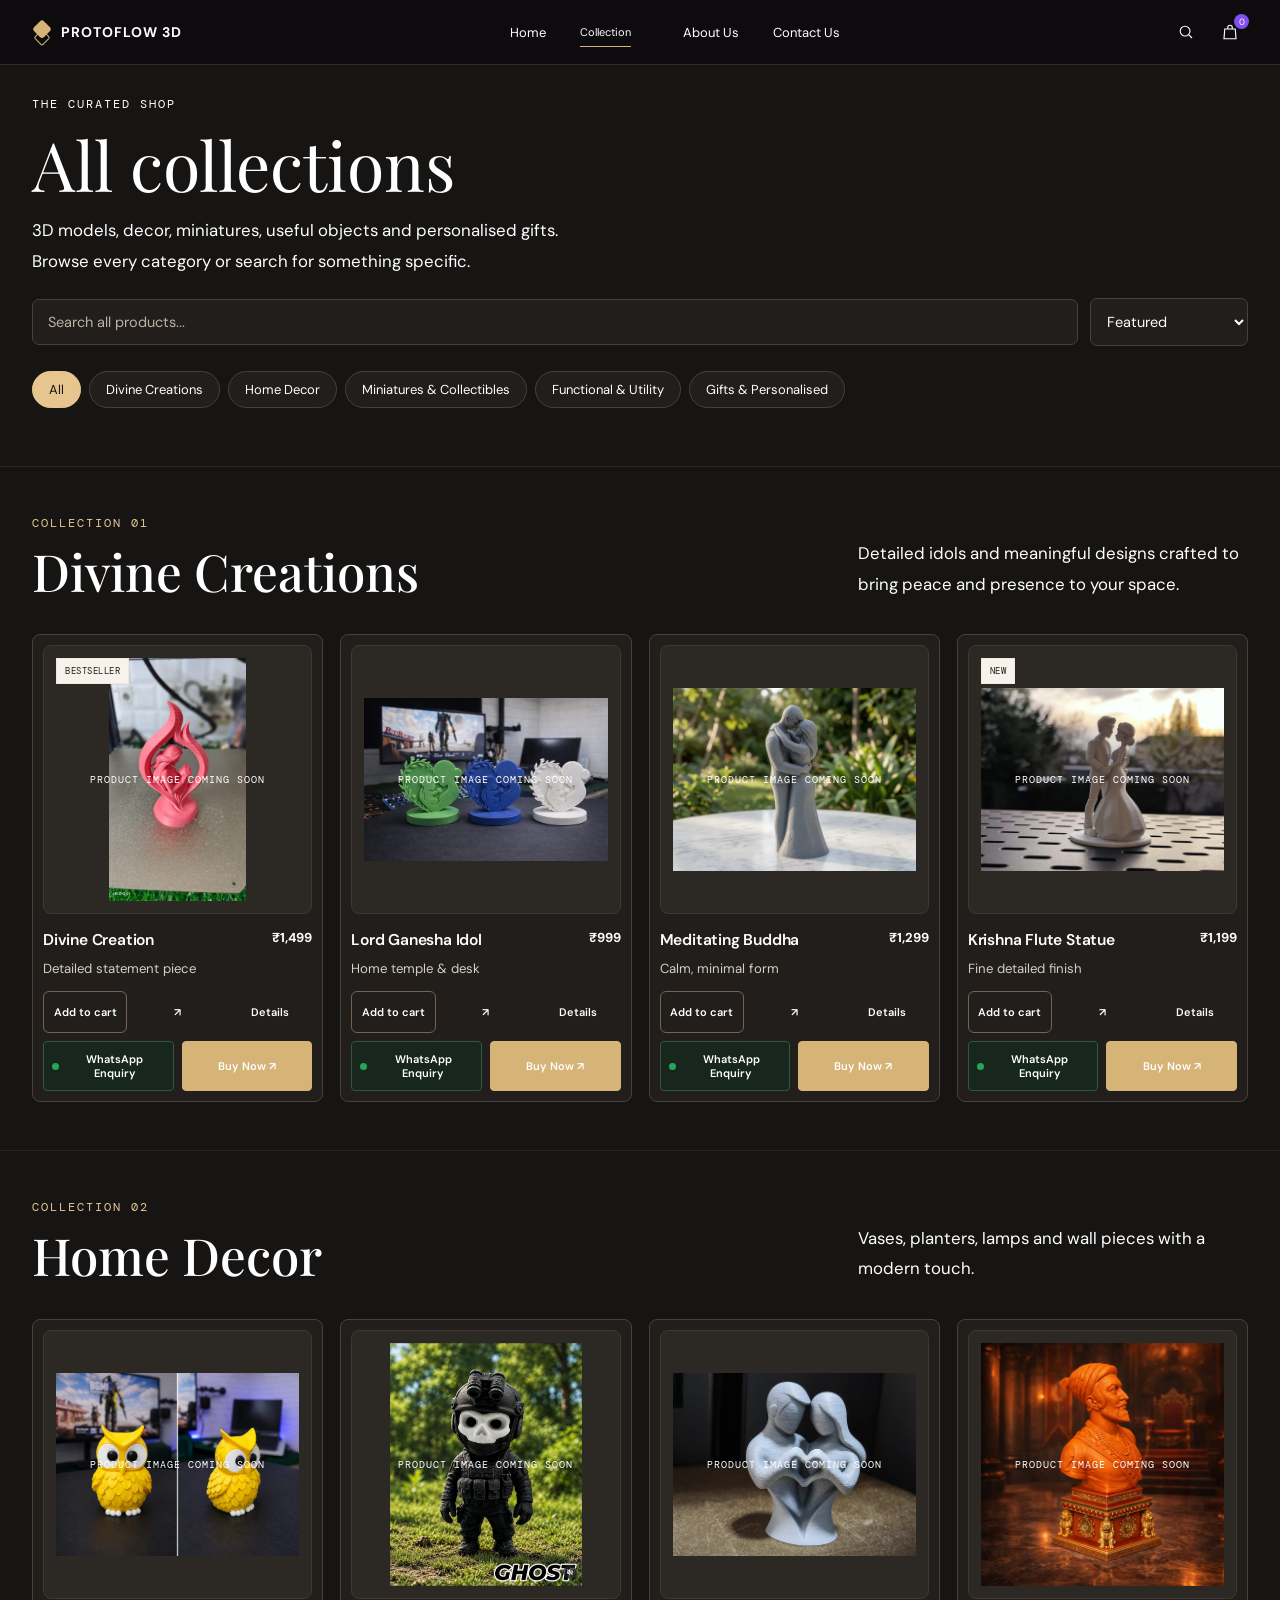
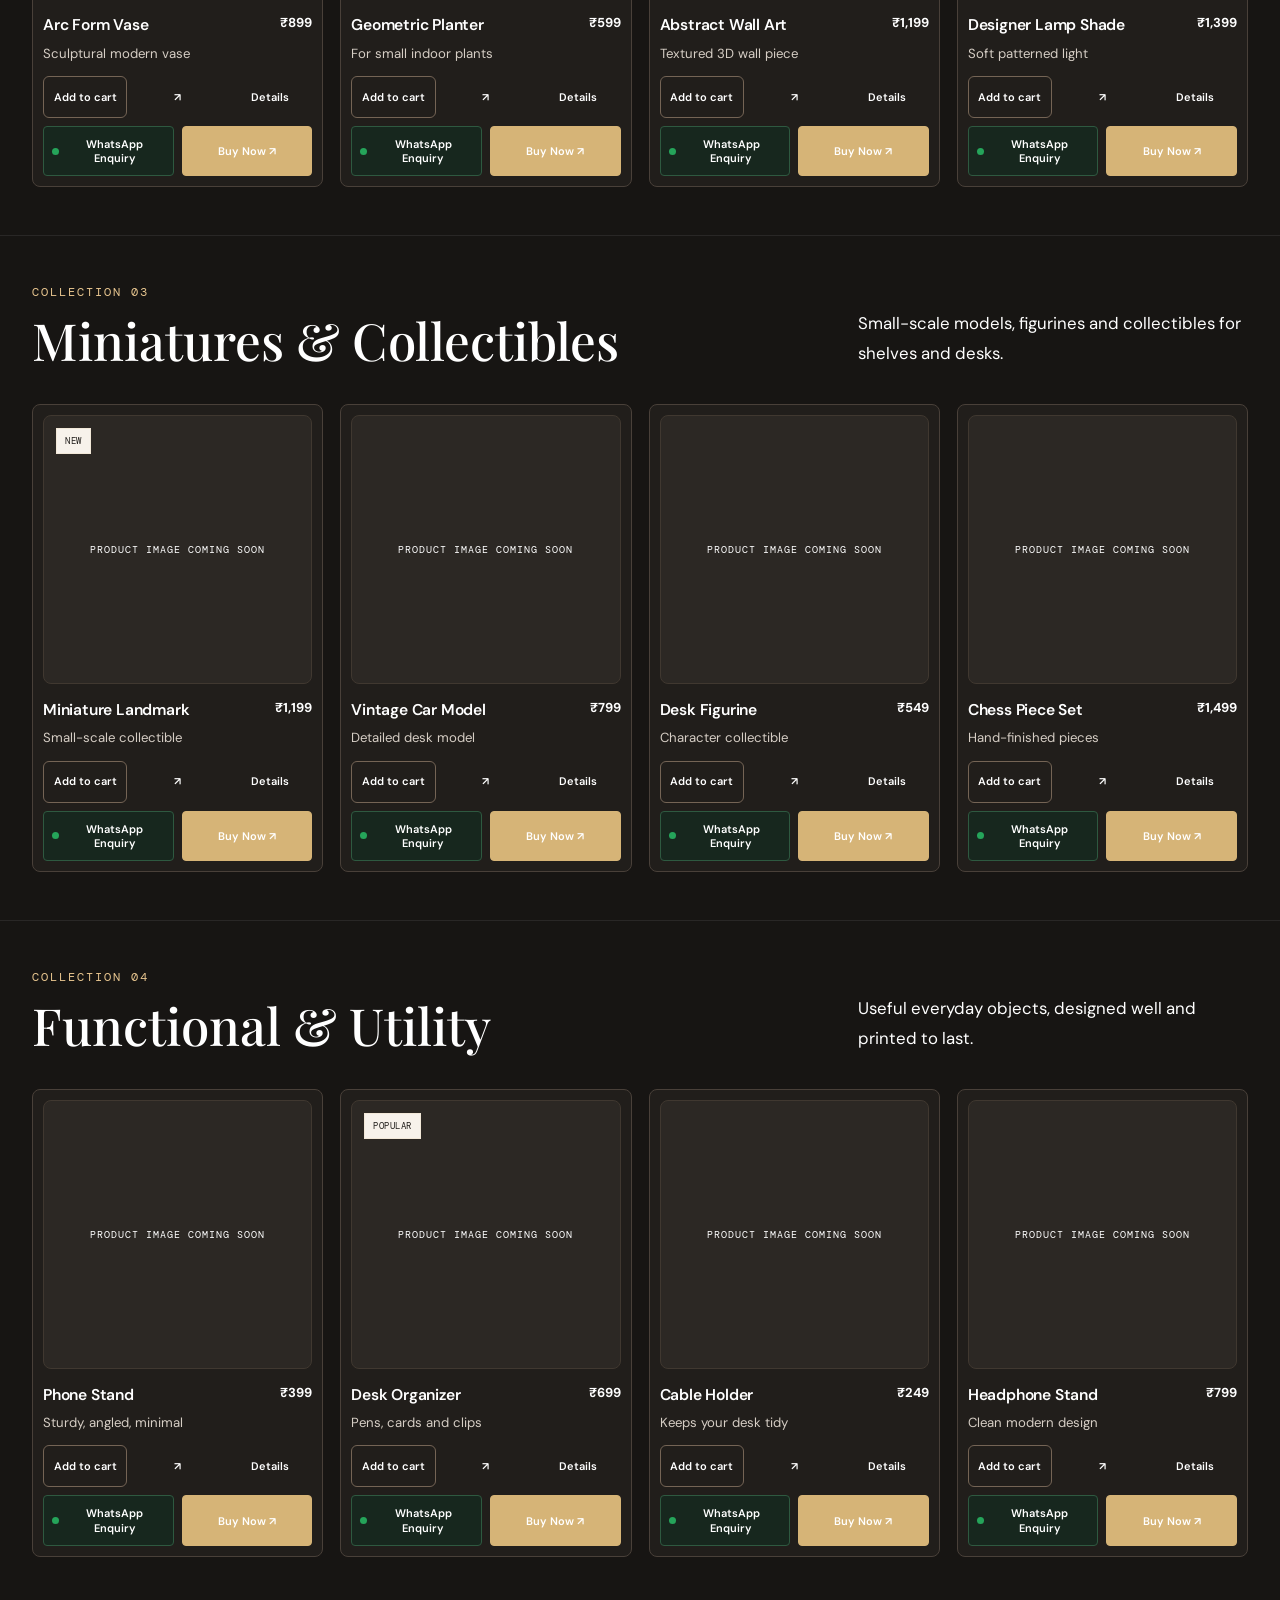
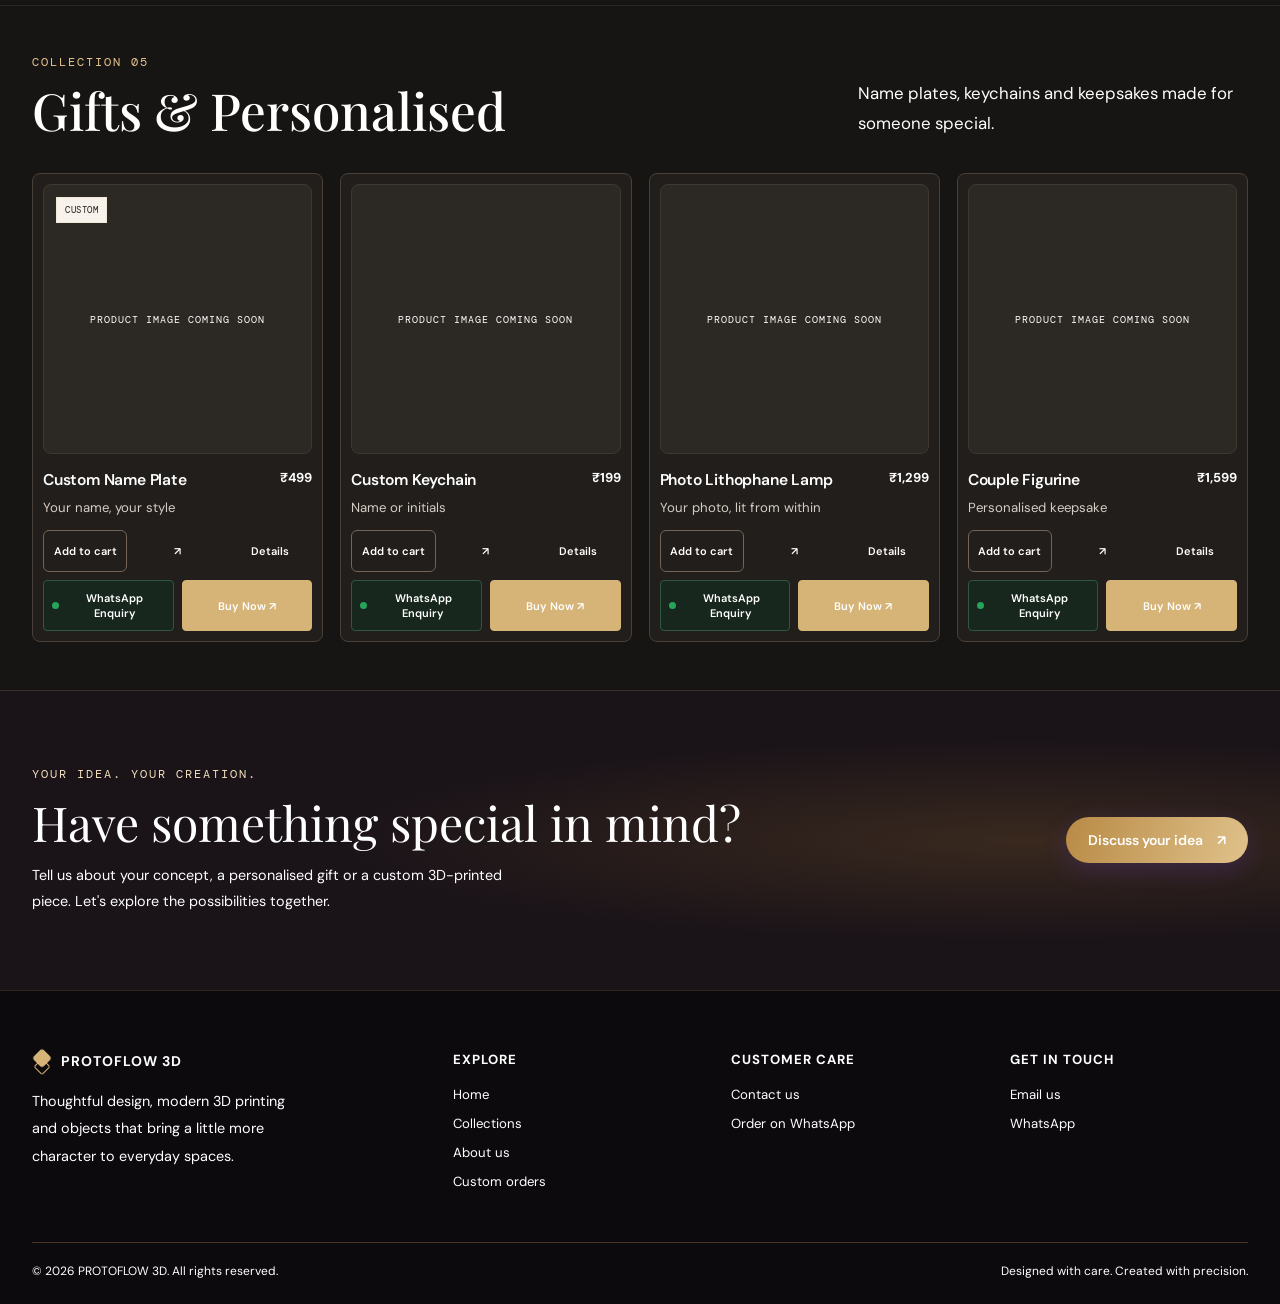
<file: collections.html>
<!DOCTYPE html>
<html lang="en">
<head>
<meta charset="UTF-8">
<meta name="viewport" content="width=device-width, initial-scale=1.0">
<meta name="theme-color" content="#39271b">
<title>Collections — PROTOFLOW 3D</title>
<meta name="description" content="Browse all PROTOFLOW 3D collections: 3D models, home decor, miniatures, functional objects and personalised gifts.">
<link rel="preconnect" href="https://fonts.googleapis.com">
<link rel="preconnect" href="https://fonts.gstatic.com" crossorigin>
<link href="https://fonts.googleapis.com/css2?family=DM+Sans:wght@400;500;600;700&family=DM+Mono:wght@400;500&family=Playfair+Display:wght@400;500;600&display=swap" rel="stylesheet">
<link rel="stylesheet" href="assets/style.css?v=collections-white-tight-4">
</head>
<body data-page="collections">
<main>
<section class="page-banner">
  <div class="container">
    <div class="eyebrow">The curated shop</div>
    <h1>All collections</h1>
    <p>3D models, decor, miniatures, useful objects and personalised gifts. Browse every category or search for something specific.</p>
  </div>
</section>


<section class="section shop" id="shop">
  <div class="container">
    <div class="shop-toolbar">
      <div class="search-box"><input type="search" id="productSearch" placeholder="Search all products..." aria-label="Search products"></div>
      <select id="sortProducts" aria-label="Sort products">
        <option value="featured">Featured</option><option value="low">Price: low to high</option><option value="high">Price: high to low</option><option value="name">Name: A–Z</option>
      </select>
    </div>
    <div class="chips" id="chips" aria-label="Filter by category"></div>
    <div class="empty-state" id="loadingState">Loading products…</div>
    <div class="empty-state" id="emptyState">No matching products. Try another search.</div>
  </div>
</section>

<div id="categorySections"></div>

<section class="custom-cta">
  <div class="container custom-inner">
    <div>
      <div class="eyebrow">Your idea. Your creation.</div>
      <h2>Have something special in mind?</h2>
      <p>Tell us about your concept, a personalised gift or a custom 3D-printed piece. Let's explore the possibilities together.</p>
    </div>
    <a class="btn btn-primary" href="contact.html">Discuss your idea <span>↗</span></a>
  </div>
</section>
</main>
<script src="assets/app.js?v=header-arrow-removed-1"></script>
<script src="assets/catalog-enhancements.js"></script>
</body>
</html>
</file>
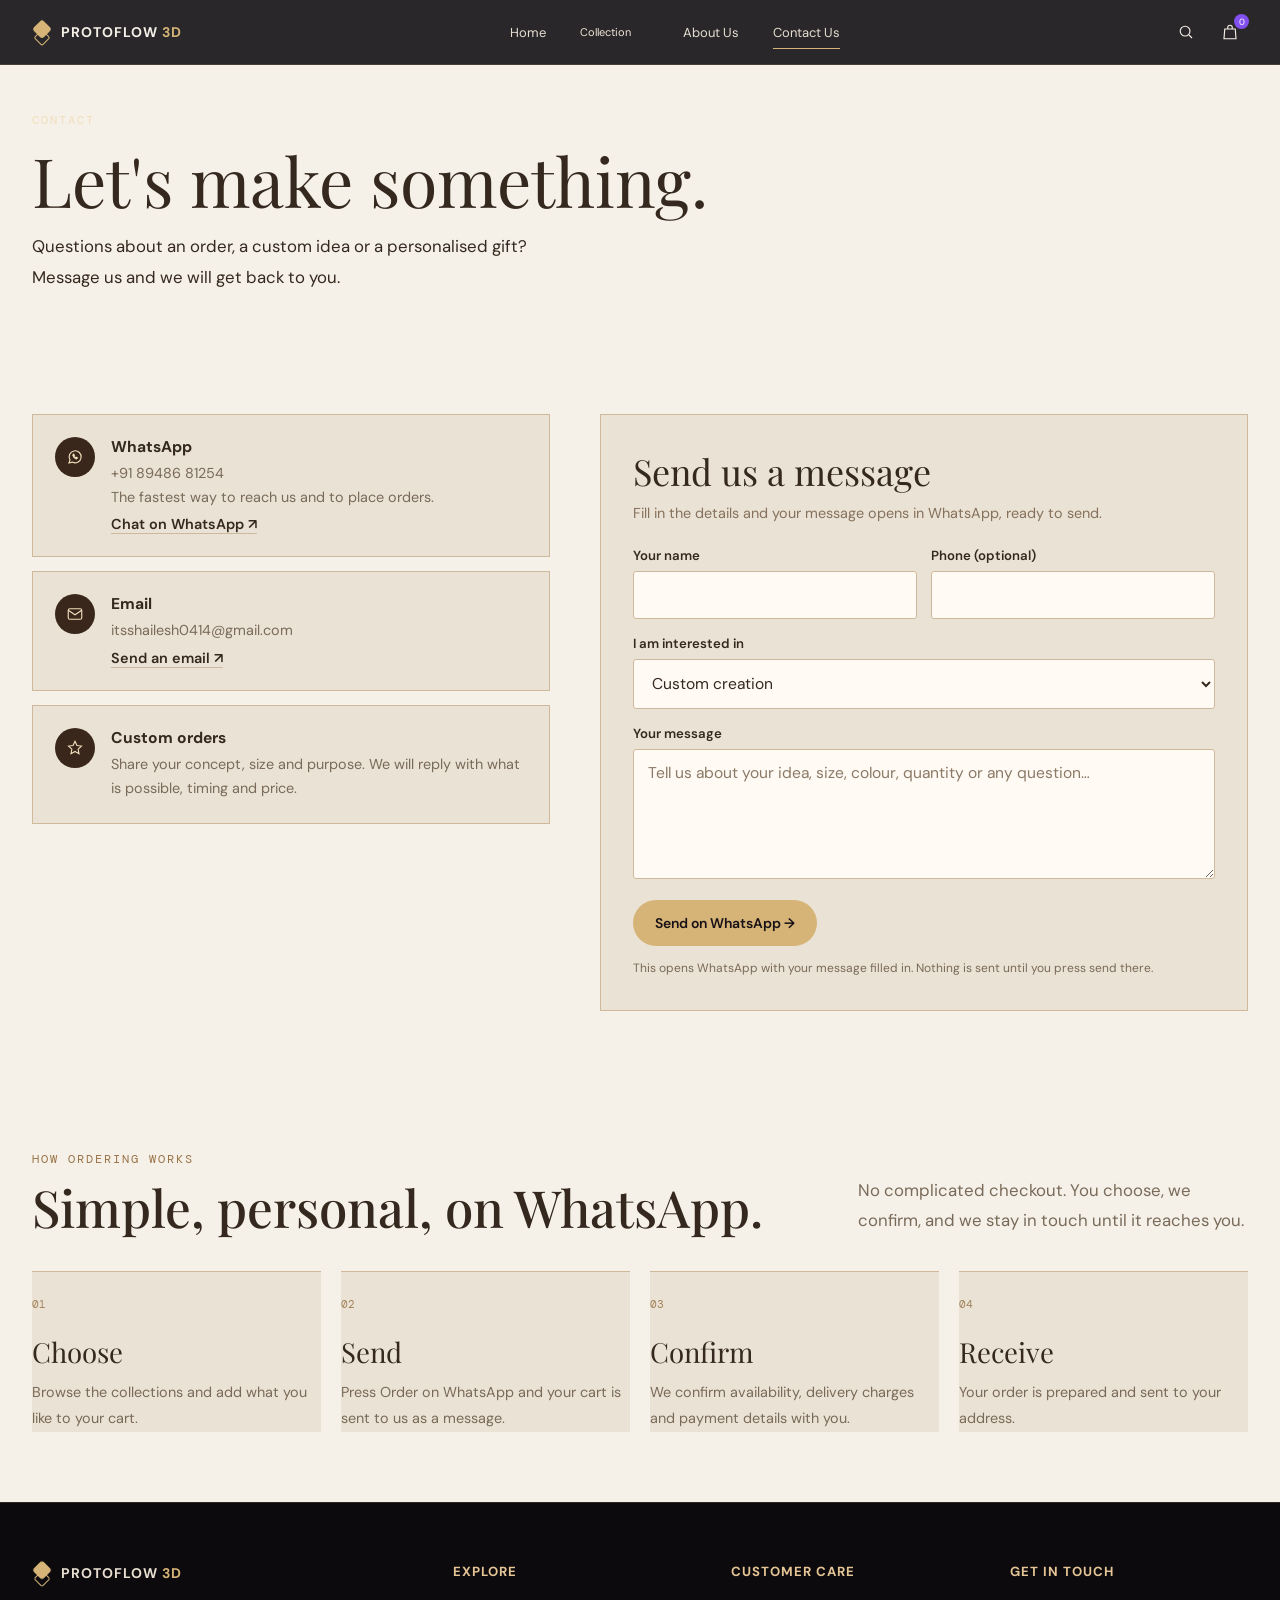
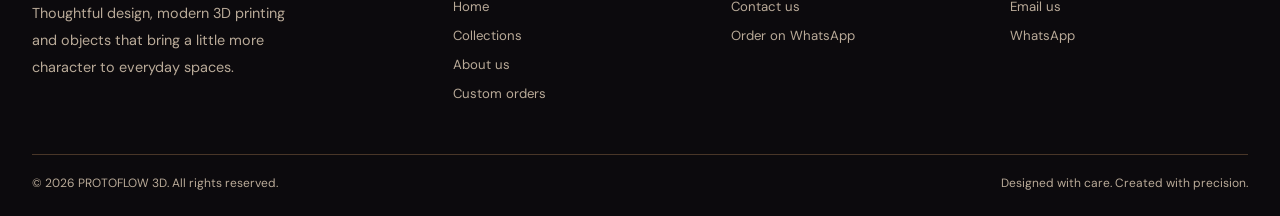
<file: contact.html>
<!DOCTYPE html>
<html lang="en">
<head>
<meta charset="UTF-8">
<meta name="viewport" content="width=device-width, initial-scale=1.0">
<meta name="theme-color" content="#39271b">
<title>Contact — PROTOFLOW 3D</title>
<meta name="description" content="Contact PROTOFLOW 3D on WhatsApp or email for orders, custom 3D prints and personalised gifts.">
<link rel="preconnect" href="https://fonts.googleapis.com">
<link rel="preconnect" href="https://fonts.gstatic.com" crossorigin>
<link href="https://fonts.googleapis.com/css2?family=DM+Sans:wght@400;500;600;700&family=DM+Mono:wght@400;500&family=Playfair+Display:wght@400;500;600&display=swap" rel="stylesheet">
<link rel="stylesheet" href="assets/style.css">
</head>
<body data-page="contact">
<main>
<section class="page-banner">
  <div class="container">
    <div class="eyebrow">Contact</div>
    <h1>Let's make something.</h1>
    <p>Questions about an order, a custom idea or a personalised gift? Message us and we will get back to you.</p>
  </div>
</section>

<section class="section contact">
  <div class="container contact-grid">
    <div>
      <div class="info-card"><div class="ic"><svg viewBox="0 0 24 24"><path d="M4 20l1.3-4.2A8 8 0 1 1 8.4 18.8L4 20Z"/><path d="M9 9.5c.5 2 2.5 4 5 5l1.2-1.2-1.8-1-.8.6c-.8-.4-1.600-1.200-2-2l.6-.8-1-1.800L9 9.500Z"/></svg></div><div><h3>WhatsApp</h3><p>+91 89486 81254<br>The fastest way to reach us and to place orders.</p><a class="inline" data-wa="Hello PROTOFLOW 3D, I have a question.">Chat on WhatsApp ↗</a></div></div>
      <div class="info-card"><div class="ic"><svg viewBox="0 0 24 24"><rect x="3" y="5" width="18" height="14" rx="2"/><path d="m3 7 9 6 9-6"/></svg></div><div><h3>Email</h3><p>itsshailesh0414@gmail.com</p><a class="inline" data-mail>Send an email ↗</a></div></div>
      <div class="info-card"><div class="ic"><svg viewBox="0 0 24 24"><path d="M12 3l2.600 5.600 6 .8-4.400 4.200 1.100 6L12 16.600 6.700 19.600l1.100-6L3.400 9.400l6-.8L12 3Z"/></svg></div><div><h3>Custom orders</h3><p>Share your concept, size and purpose. We will reply with what is possible, timing and price.</p></div></div>
    </div>

    <div class="form-card">
      <h2>Send us a message</h2>
      <p>Fill in the details and your message opens in WhatsApp, ready to send.</p>
      <form id="enquiryForm">
        <div class="field-row">
          <div class="field"><label for="enqName">Your name</label><input id="enqName" type="text" autocomplete="name" required></div>
          <div class="field"><label for="enqPhone">Phone (optional)</label><input id="enqPhone" type="tel" autocomplete="tel"></div>
        </div>
        <div class="field"><label for="enquiryType">I am interested in</label>
          <select id="enquiryType"><option>Custom creation</option><option>Something else</option></select>
        </div>
        <div class="field"><label for="enqMessage">Your message</label><textarea id="enqMessage" placeholder="Tell us about your idea, size, colour, quantity or any question…" required></textarea></div>
        <button class="btn btn-dark" type="submit">Send on WhatsApp →</button>
        <p class="form-note">This opens WhatsApp with your message filled in. Nothing is sent until you press send there.</p>
      </form>
    </div>
  </div>
</section>

<section class="section how">
  <div class="container">
    <div class="section-head">
      <div><div class="eyebrow" style="color:#9b7449">How ordering works</div><h2>Simple, personal, on WhatsApp.</h2></div>
      <p>No complicated checkout. You choose, we confirm, and we stay in touch until it reaches you.</p>
    </div>
    <div class="process-grid">
      <article class="process-card"><span class="process-number">01</span><h3>Choose</h3><p>Browse the collections and add what you like to your cart.</p></article>
      <article class="process-card"><span class="process-number">02</span><h3>Send</h3><p>Press Order on WhatsApp and your cart is sent to us as a message.</p></article>
      <article class="process-card"><span class="process-number">03</span><h3>Confirm</h3><p>We confirm availability, delivery charges and payment details with you.</p></article>
      <article class="process-card"><span class="process-number">04</span><h3>Receive</h3><p>Your order is prepared and sent to your address.</p></article>
    </div>
  </div>
</section>
</main>
<script src="assets/app.js?v=header-arrow-removed-1"></script>
</body>
</html>
</file>
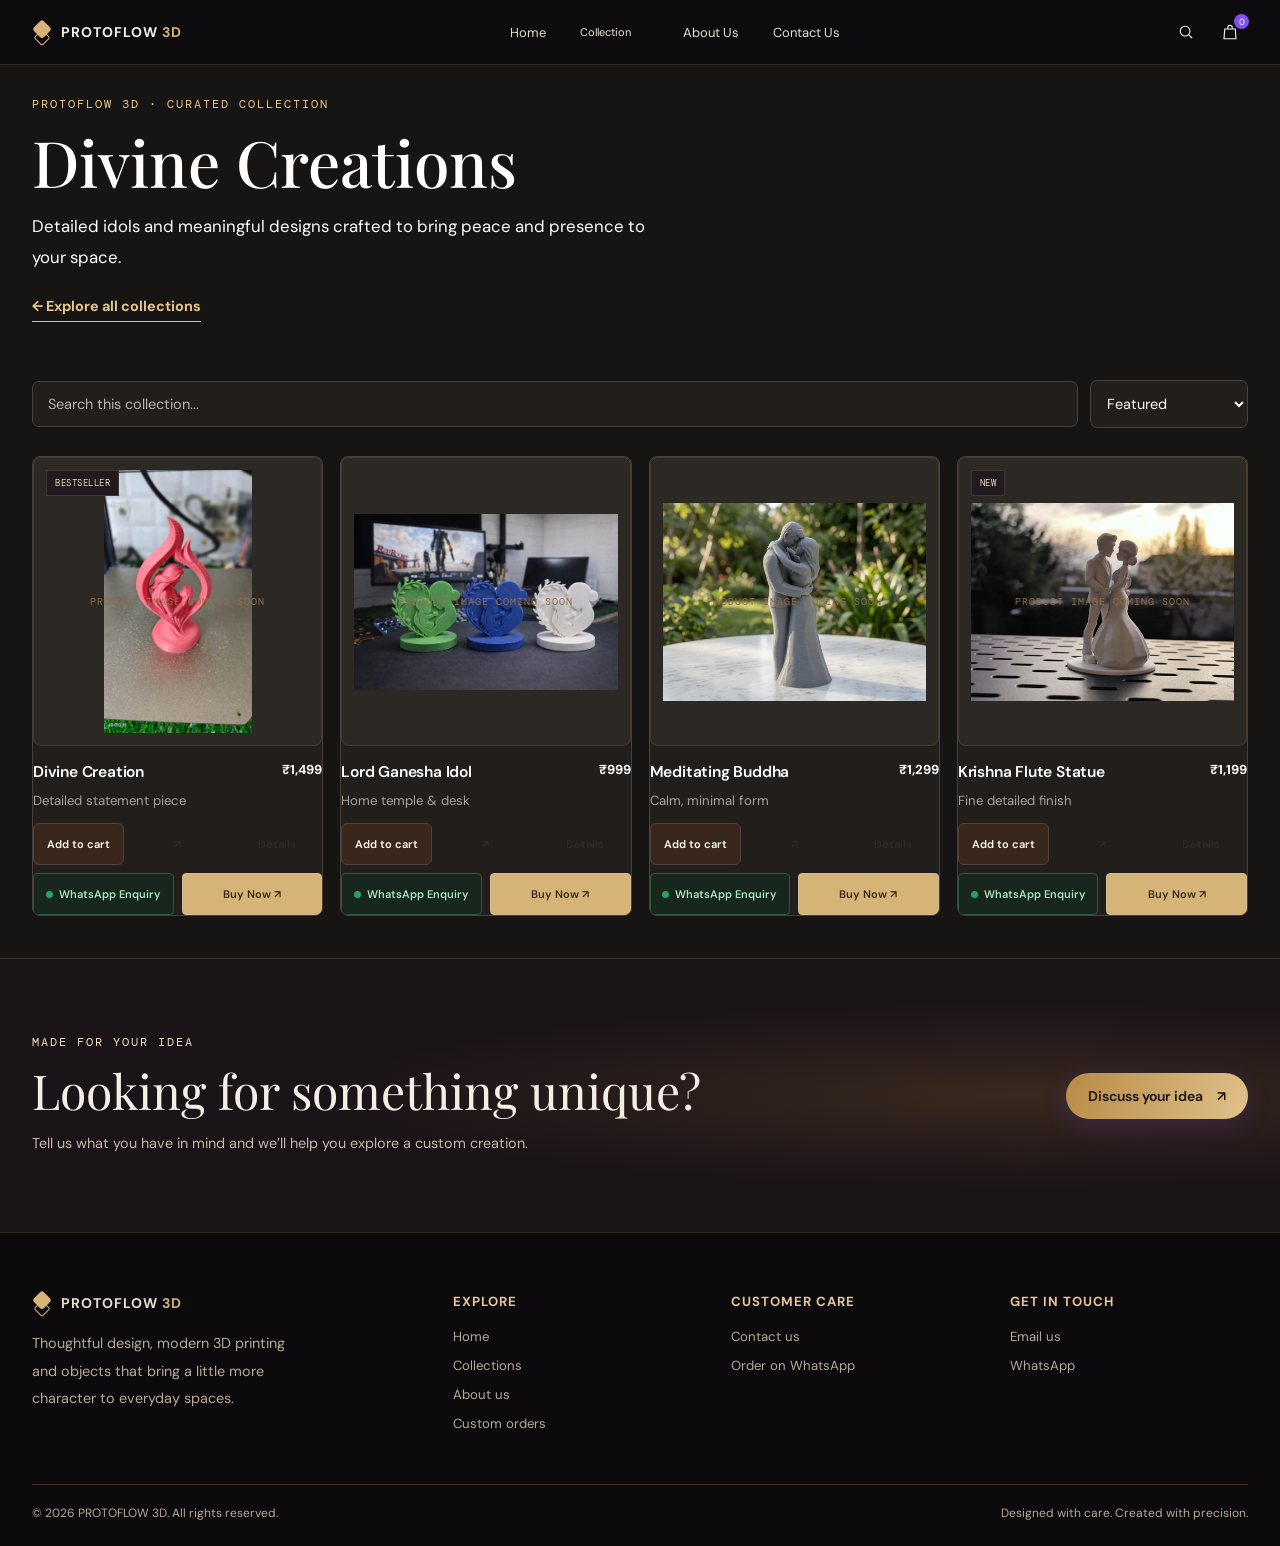
<file: divine-creations.html>
<!DOCTYPE html>
<html lang="en"><head>
<meta charset="UTF-8"><meta name="viewport" content="width=device-width, initial-scale=1.0">
<meta name="theme-color" content="#39271b"><title>Divine Creations — PROTOFLOW 3D</title><meta name="description" content="Meaningful idols and sculptural designs created to bring peace and presence to your space.">
<link rel="preconnect" href="https://fonts.googleapis.com"><link rel="preconnect" href="https://fonts.gstatic.com" crossorigin>
<link href="https://fonts.googleapis.com/css2?family=DM+Sans:wght@400;500;600;700&family=DM+Mono:wght@400;500&family=Playfair+Display:wght@400;500;600&display=swap" rel="stylesheet"><link rel="stylesheet" href="assets/style.css?v=dark-collections-3">
</head><body data-page="category" data-category="divine-creations"><main>
<section class="page-banner category-page-banner"><div class="container"><div class="eyebrow">PROTOFLOW 3D · Curated collection</div><h1 id="categoryTitle">Divine Creations</h1><p id="categoryDescription">Meaningful idols and sculptural designs created to bring peace and presence to your space.</p><a class="text-link category-back-link" href="collections.html">← Explore all collections</a></div></section>
<section class="section category-products-section"><div class="container"><div class="shop-toolbar"><div class="search-box"><input type="search" id="categorySearch" placeholder="Search this collection..." aria-label="Search this collection"></div><select id="categorySort" aria-label="Sort products"><option value="featured">Featured</option><option value="low">Price: low to high</option><option value="high">Price: high to low</option><option value="name">Name: A–Z</option></select></div><div class="empty-state" id="categoryLoading">Loading products…</div><div class="product-grid" id="categoryProductGrid"></div><div class="empty-state" id="categoryEmpty" style="display:none">No products match your search. Try another term.</div></div></section>
<section class="custom-cta"><div class="container custom-inner"><div><div class="eyebrow">Made for your idea</div><h2>Looking for something unique?</h2><p>Tell us what you have in mind and we’ll help you explore a custom creation.</p></div><a class="btn btn-primary" href="contact.html">Discuss your idea <span>↗</span></a></div></section>
</main><script src="assets/app.js?v=header-arrow-removed-1"></script><script src="assets/catalog-enhancements.js"></script></body></html>
</file>
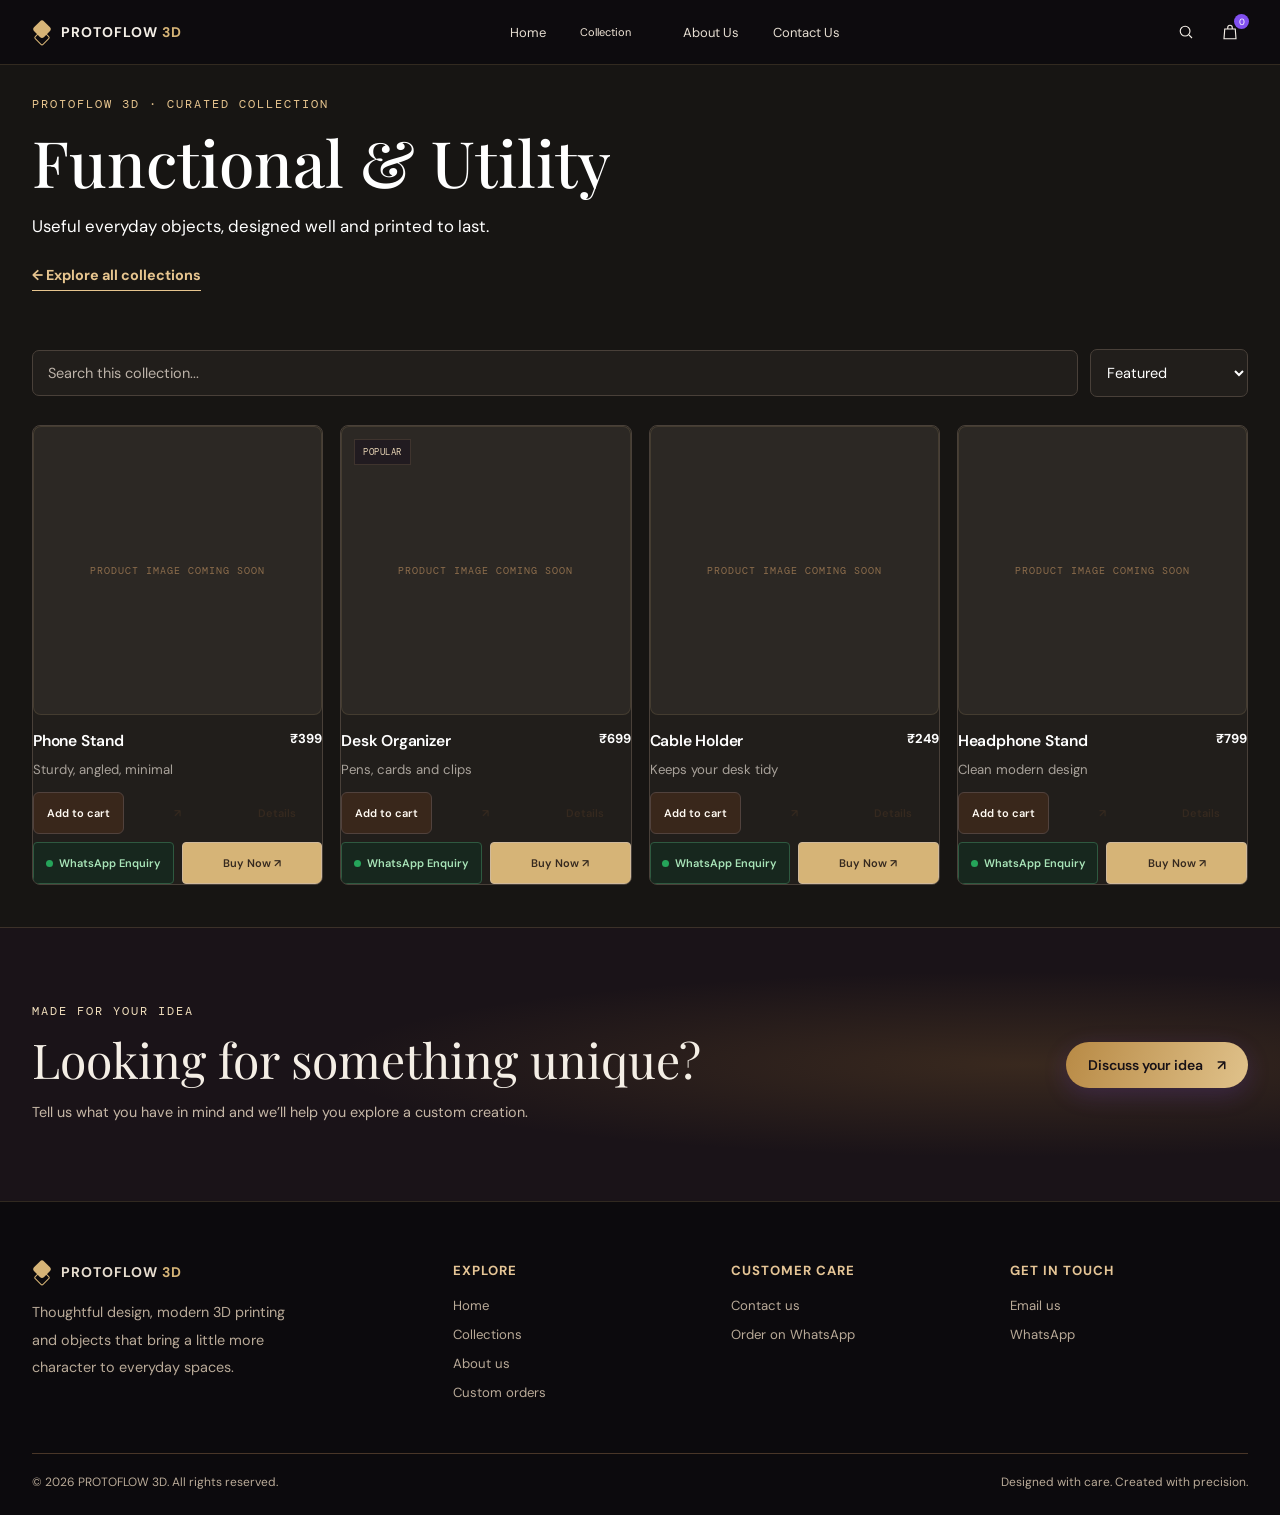
<file: functional-utility.html>
<!DOCTYPE html>
<html lang="en"><head>
<meta charset="UTF-8"><meta name="viewport" content="width=device-width, initial-scale=1.0">
<meta name="theme-color" content="#39271b"><title>Functional &amp; Utility — PROTOFLOW 3D</title><meta name="description" content="Useful everyday objects with considered forms, designed for a more organised workspace and home.">
<link rel="preconnect" href="https://fonts.googleapis.com"><link rel="preconnect" href="https://fonts.gstatic.com" crossorigin>
<link href="https://fonts.googleapis.com/css2?family=DM+Sans:wght@400;500;600;700&family=DM+Mono:wght@400;500&family=Playfair+Display:wght@400;500;600&display=swap" rel="stylesheet"><link rel="stylesheet" href="assets/style.css?v=dark-collections-3">
</head><body data-page="category" data-category="functional-utility"><main>
<section class="page-banner category-page-banner"><div class="container"><div class="eyebrow">PROTOFLOW 3D · Curated collection</div><h1 id="categoryTitle">Functional &amp; Utility</h1><p id="categoryDescription">Useful everyday objects with considered forms, designed for a more organised workspace and home.</p><a class="text-link category-back-link" href="collections.html">← Explore all collections</a></div></section>
<section class="section category-products-section"><div class="container"><div class="shop-toolbar"><div class="search-box"><input type="search" id="categorySearch" placeholder="Search this collection..." aria-label="Search this collection"></div><select id="categorySort" aria-label="Sort products"><option value="featured">Featured</option><option value="low">Price: low to high</option><option value="high">Price: high to low</option><option value="name">Name: A–Z</option></select></div><div class="empty-state" id="categoryLoading">Loading products…</div><div class="product-grid" id="categoryProductGrid"></div><div class="empty-state" id="categoryEmpty" style="display:none">No products match your search. Try another term.</div></div></section>
<section class="custom-cta"><div class="container custom-inner"><div><div class="eyebrow">Made for your idea</div><h2>Looking for something unique?</h2><p>Tell us what you have in mind and we’ll help you explore a custom creation.</p></div><a class="btn btn-primary" href="contact.html">Discuss your idea <span>↗</span></a></div></section>
</main><script src="assets/app.js?v=header-arrow-removed-1"></script><script src="assets/catalog-enhancements.js"></script></body></html>
</file>
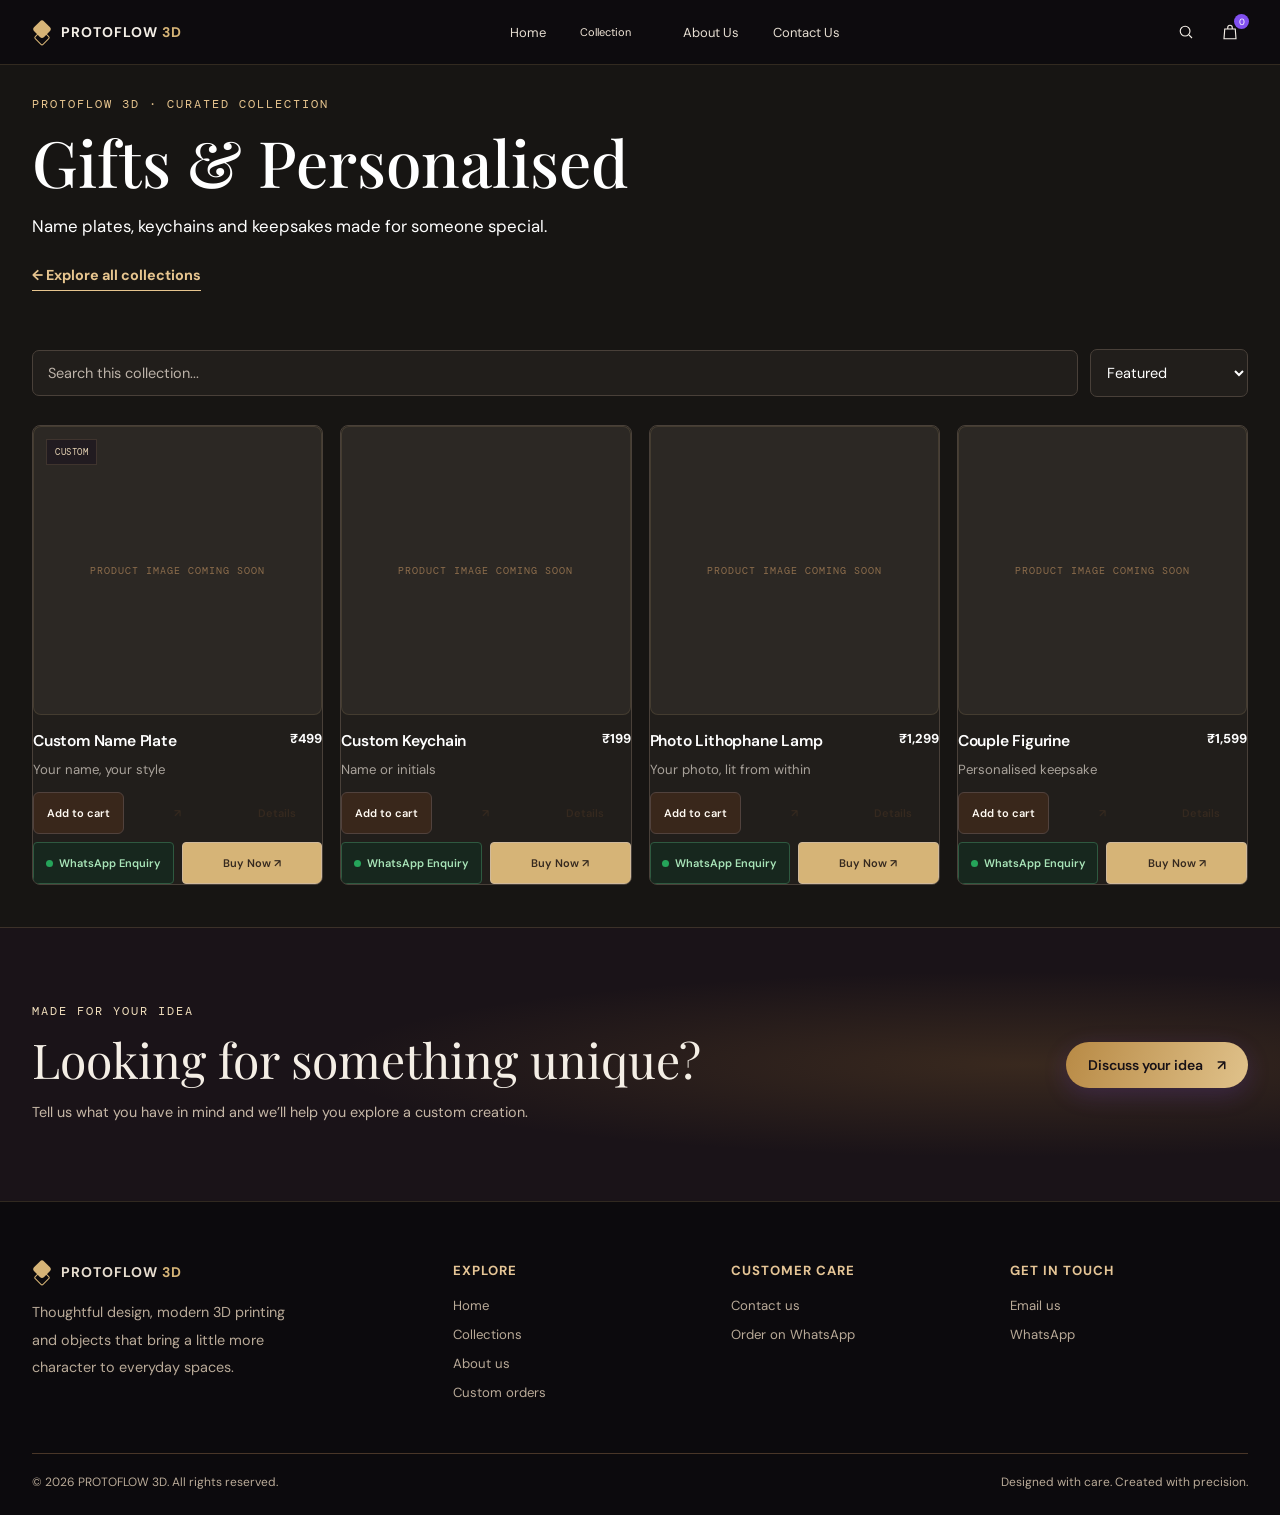
<file: gifts-personalised.html>
<!DOCTYPE html>
<html lang="en"><head>
<meta charset="UTF-8"><meta name="viewport" content="width=device-width, initial-scale=1.0">
<meta name="theme-color" content="#39271b"><title>Gifts &amp; Personalised — PROTOFLOW 3D</title><meta name="description" content="Personalised name plates, keepsakes and thoughtful gifts made for someone special.">
<link rel="preconnect" href="https://fonts.googleapis.com"><link rel="preconnect" href="https://fonts.gstatic.com" crossorigin>
<link href="https://fonts.googleapis.com/css2?family=DM+Sans:wght@400;500;600;700&family=DM+Mono:wght@400;500&family=Playfair+Display:wght@400;500;600&display=swap" rel="stylesheet"><link rel="stylesheet" href="assets/style.css?v=dark-collections-3">
</head><body data-page="category" data-category="gifts-personalised"><main>
<section class="page-banner category-page-banner"><div class="container"><div class="eyebrow">PROTOFLOW 3D · Curated collection</div><h1 id="categoryTitle">Gifts &amp; Personalised</h1><p id="categoryDescription">Personalised name plates, keepsakes and thoughtful gifts made for someone special.</p><a class="text-link category-back-link" href="collections.html">← Explore all collections</a></div></section>
<section class="section category-products-section"><div class="container"><div class="shop-toolbar"><div class="search-box"><input type="search" id="categorySearch" placeholder="Search this collection..." aria-label="Search this collection"></div><select id="categorySort" aria-label="Sort products"><option value="featured">Featured</option><option value="low">Price: low to high</option><option value="high">Price: high to low</option><option value="name">Name: A–Z</option></select></div><div class="empty-state" id="categoryLoading">Loading products…</div><div class="product-grid" id="categoryProductGrid"></div><div class="empty-state" id="categoryEmpty" style="display:none">No products match your search. Try another term.</div></div></section>
<section class="custom-cta"><div class="container custom-inner"><div><div class="eyebrow">Made for your idea</div><h2>Looking for something unique?</h2><p>Tell us what you have in mind and we’ll help you explore a custom creation.</p></div><a class="btn btn-primary" href="contact.html">Discuss your idea <span>↗</span></a></div></section>
</main><script src="assets/app.js?v=header-arrow-removed-1"></script><script src="assets/catalog-enhancements.js"></script></body></html>
</file>
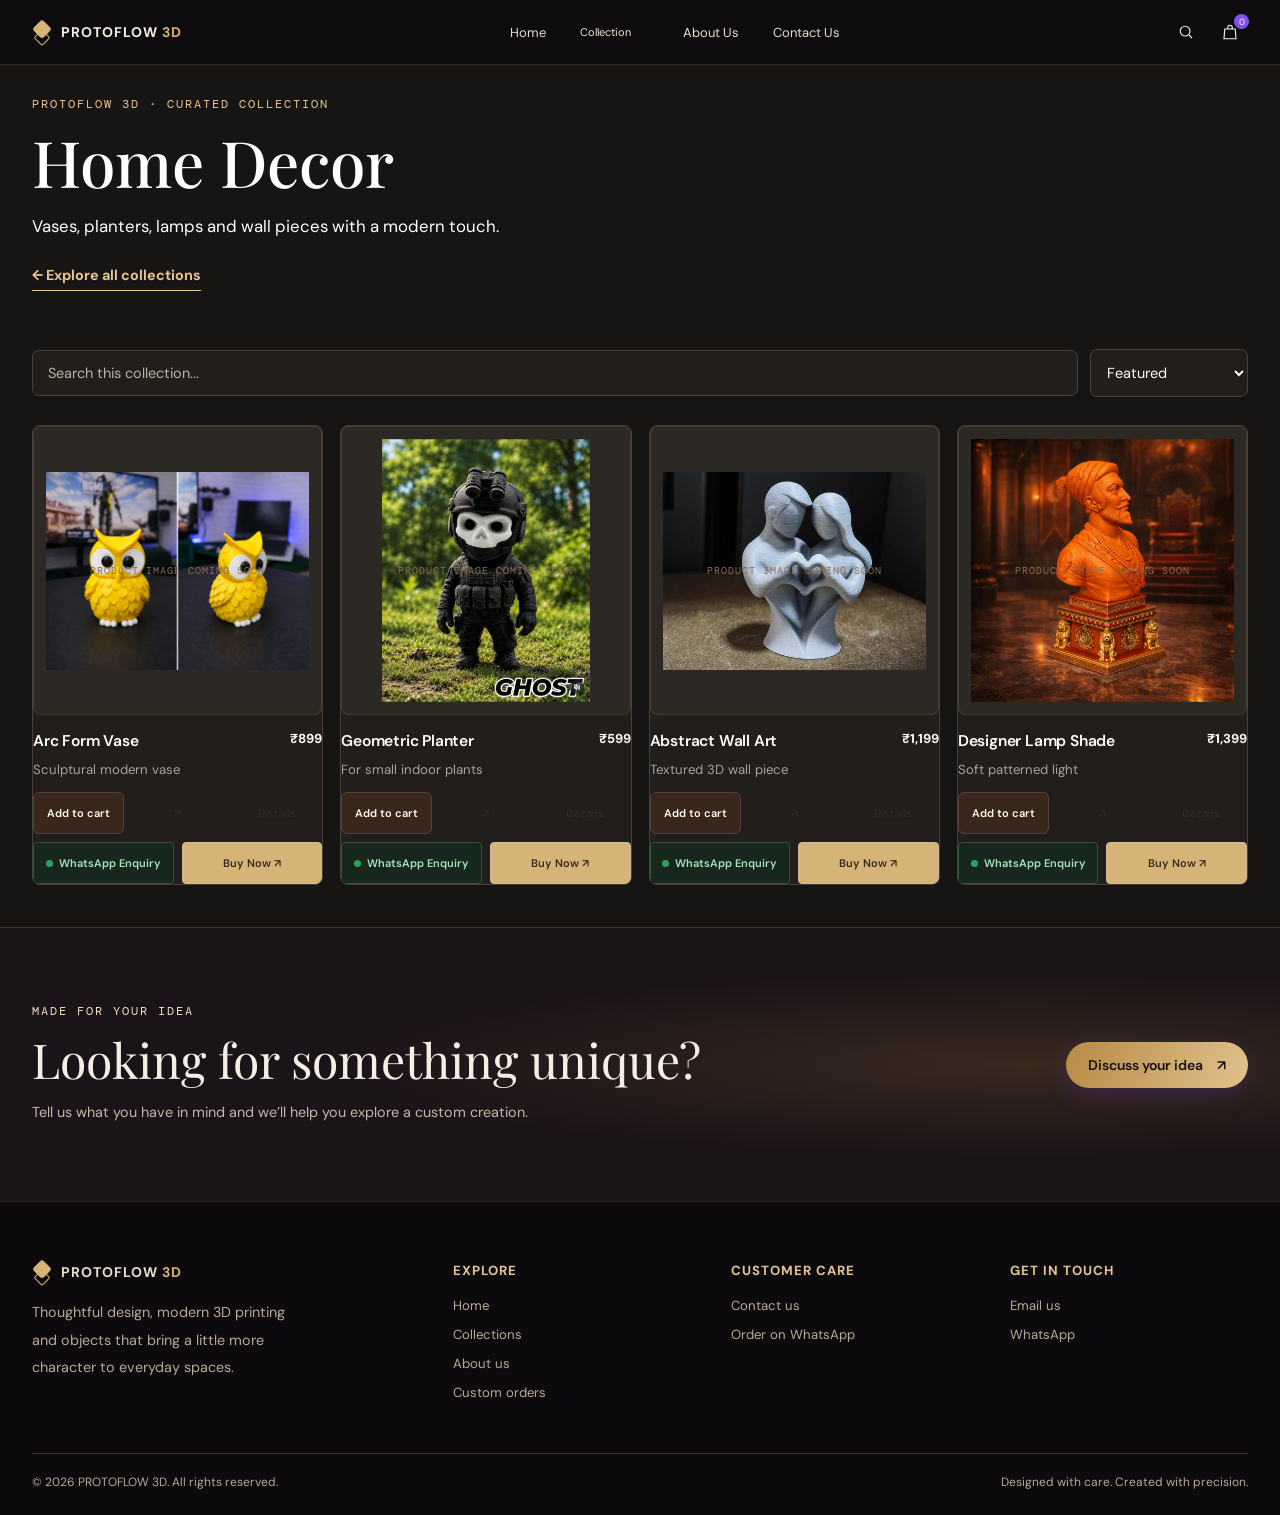
<file: home-decor.html>
<!DOCTYPE html>
<html lang="en"><head>
<meta charset="UTF-8"><meta name="viewport" content="width=device-width, initial-scale=1.0">
<meta name="theme-color" content="#39271b"><title>Home Decor — PROTOFLOW 3D</title><meta name="description" content="Sculptural vases, planters, lamps and contemporary pieces that give your space character.">
<link rel="preconnect" href="https://fonts.googleapis.com"><link rel="preconnect" href="https://fonts.gstatic.com" crossorigin>
<link href="https://fonts.googleapis.com/css2?family=DM+Sans:wght@400;500;600;700&family=DM+Mono:wght@400;500&family=Playfair+Display:wght@400;500;600&display=swap" rel="stylesheet"><link rel="stylesheet" href="assets/style.css?v=dark-collections-3">
</head><body data-page="category" data-category="home-decor"><main>
<section class="page-banner category-page-banner"><div class="container"><div class="eyebrow">PROTOFLOW 3D · Curated collection</div><h1 id="categoryTitle">Home Decor</h1><p id="categoryDescription">Sculptural vases, planters, lamps and contemporary pieces that give your space character.</p><a class="text-link category-back-link" href="collections.html">← Explore all collections</a></div></section>
<section class="section category-products-section"><div class="container"><div class="shop-toolbar"><div class="search-box"><input type="search" id="categorySearch" placeholder="Search this collection..." aria-label="Search this collection"></div><select id="categorySort" aria-label="Sort products"><option value="featured">Featured</option><option value="low">Price: low to high</option><option value="high">Price: high to low</option><option value="name">Name: A–Z</option></select></div><div class="empty-state" id="categoryLoading">Loading products…</div><div class="product-grid" id="categoryProductGrid"></div><div class="empty-state" id="categoryEmpty" style="display:none">No products match your search. Try another term.</div></div></section>
<section class="custom-cta"><div class="container custom-inner"><div><div class="eyebrow">Made for your idea</div><h2>Looking for something unique?</h2><p>Tell us what you have in mind and we’ll help you explore a custom creation.</p></div><a class="btn btn-primary" href="contact.html">Discuss your idea <span>↗</span></a></div></section>
</main><script src="assets/app.js?v=header-arrow-removed-1"></script><script src="assets/catalog-enhancements.js"></script></body></html>
</file>
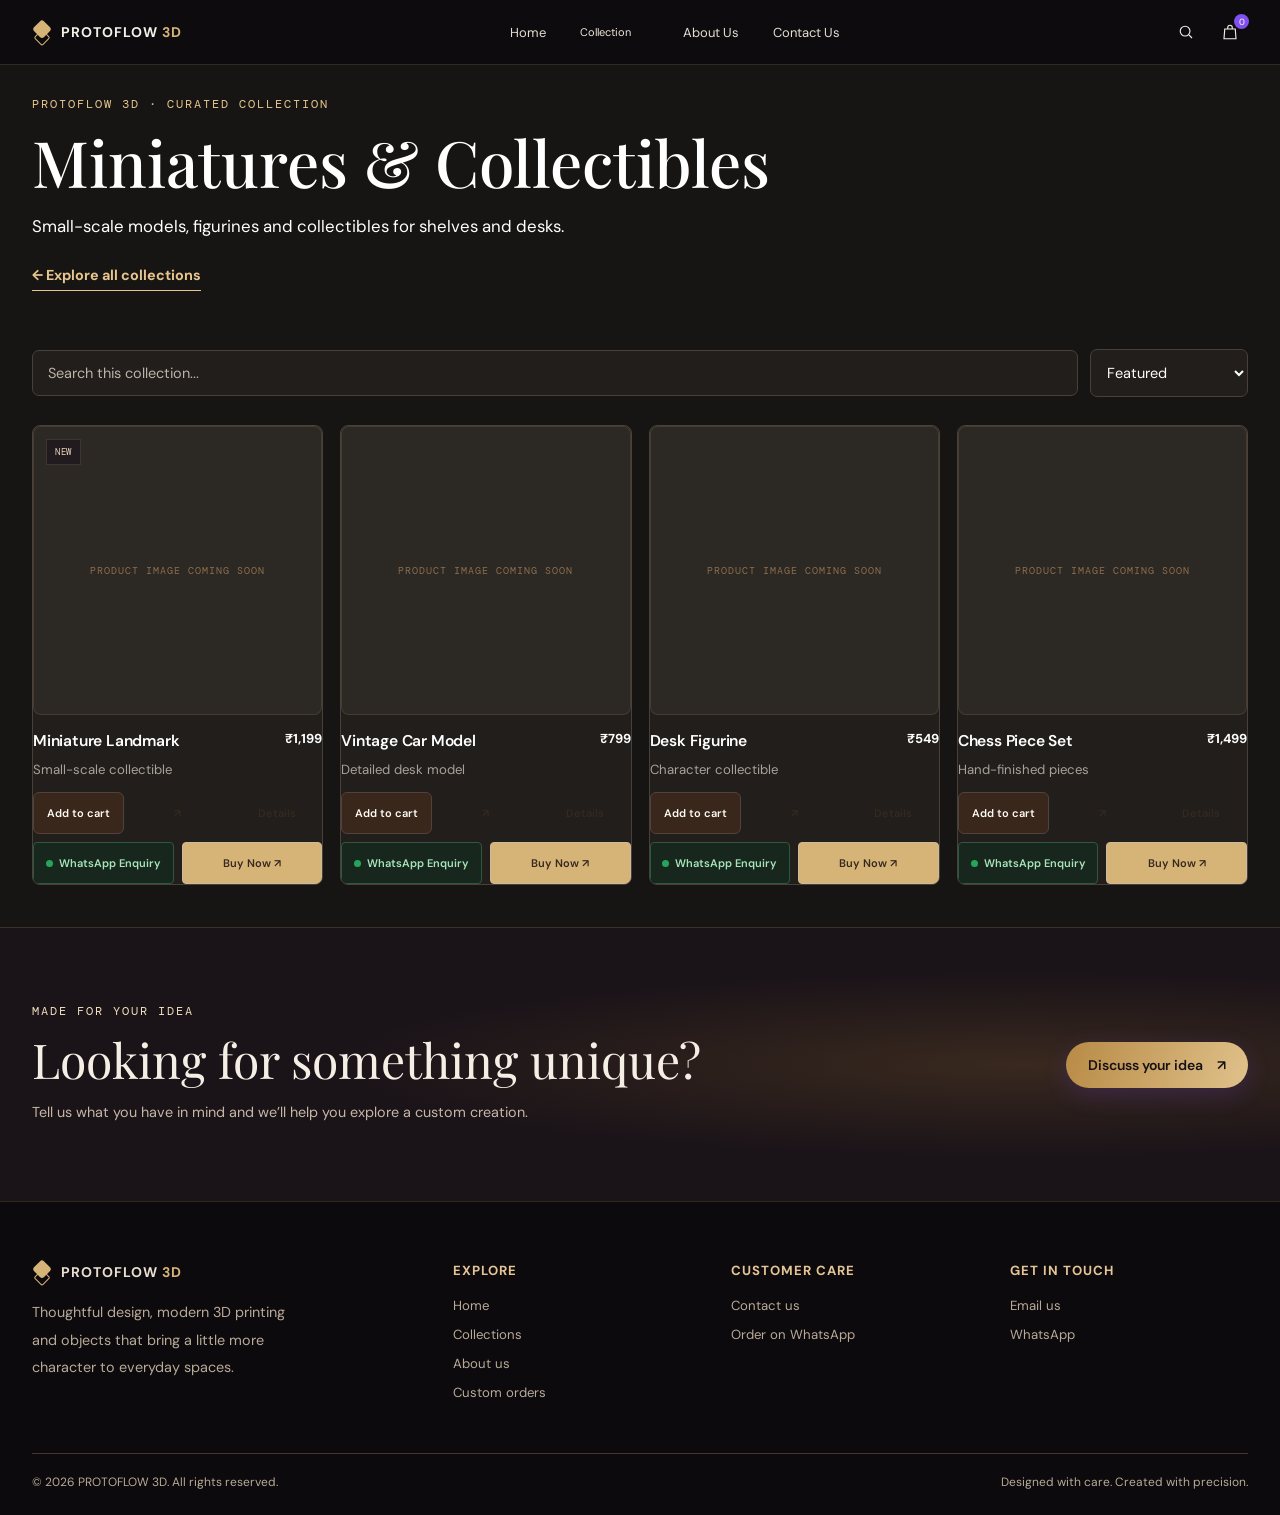
<file: miniatures-collectibles.html>
<!DOCTYPE html>
<html lang="en"><head>
<meta charset="UTF-8"><meta name="viewport" content="width=device-width, initial-scale=1.0">
<meta name="theme-color" content="#39271b"><title>Miniatures &amp; Collectibles — PROTOFLOW 3D</title><meta name="description" content="Small-scale models, figurines and distinctive collectibles for shelves, desks and display.">
<link rel="preconnect" href="https://fonts.googleapis.com"><link rel="preconnect" href="https://fonts.gstatic.com" crossorigin>
<link href="https://fonts.googleapis.com/css2?family=DM+Sans:wght@400;500;600;700&family=DM+Mono:wght@400;500&family=Playfair+Display:wght@400;500;600&display=swap" rel="stylesheet"><link rel="stylesheet" href="assets/style.css?v=dark-collections-3">
</head><body data-page="category" data-category="miniatures-collectibles"><main>
<section class="page-banner category-page-banner"><div class="container"><div class="eyebrow">PROTOFLOW 3D · Curated collection</div><h1 id="categoryTitle">Miniatures &amp; Collectibles</h1><p id="categoryDescription">Small-scale models, figurines and distinctive collectibles for shelves, desks and display.</p><a class="text-link category-back-link" href="collections.html">← Explore all collections</a></div></section>
<section class="section category-products-section"><div class="container"><div class="shop-toolbar"><div class="search-box"><input type="search" id="categorySearch" placeholder="Search this collection..." aria-label="Search this collection"></div><select id="categorySort" aria-label="Sort products"><option value="featured">Featured</option><option value="low">Price: low to high</option><option value="high">Price: high to low</option><option value="name">Name: A–Z</option></select></div><div class="empty-state" id="categoryLoading">Loading products…</div><div class="product-grid" id="categoryProductGrid"></div><div class="empty-state" id="categoryEmpty" style="display:none">No products match your search. Try another term.</div></div></section>
<section class="custom-cta"><div class="container custom-inner"><div><div class="eyebrow">Made for your idea</div><h2>Looking for something unique?</h2><p>Tell us what you have in mind and we’ll help you explore a custom creation.</p></div><a class="btn btn-primary" href="contact.html">Discuss your idea <span>↗</span></a></div></section>
</main><script src="assets/app.js?v=header-arrow-removed-1"></script><script src="assets/catalog-enhancements.js"></script></body></html>
</file>
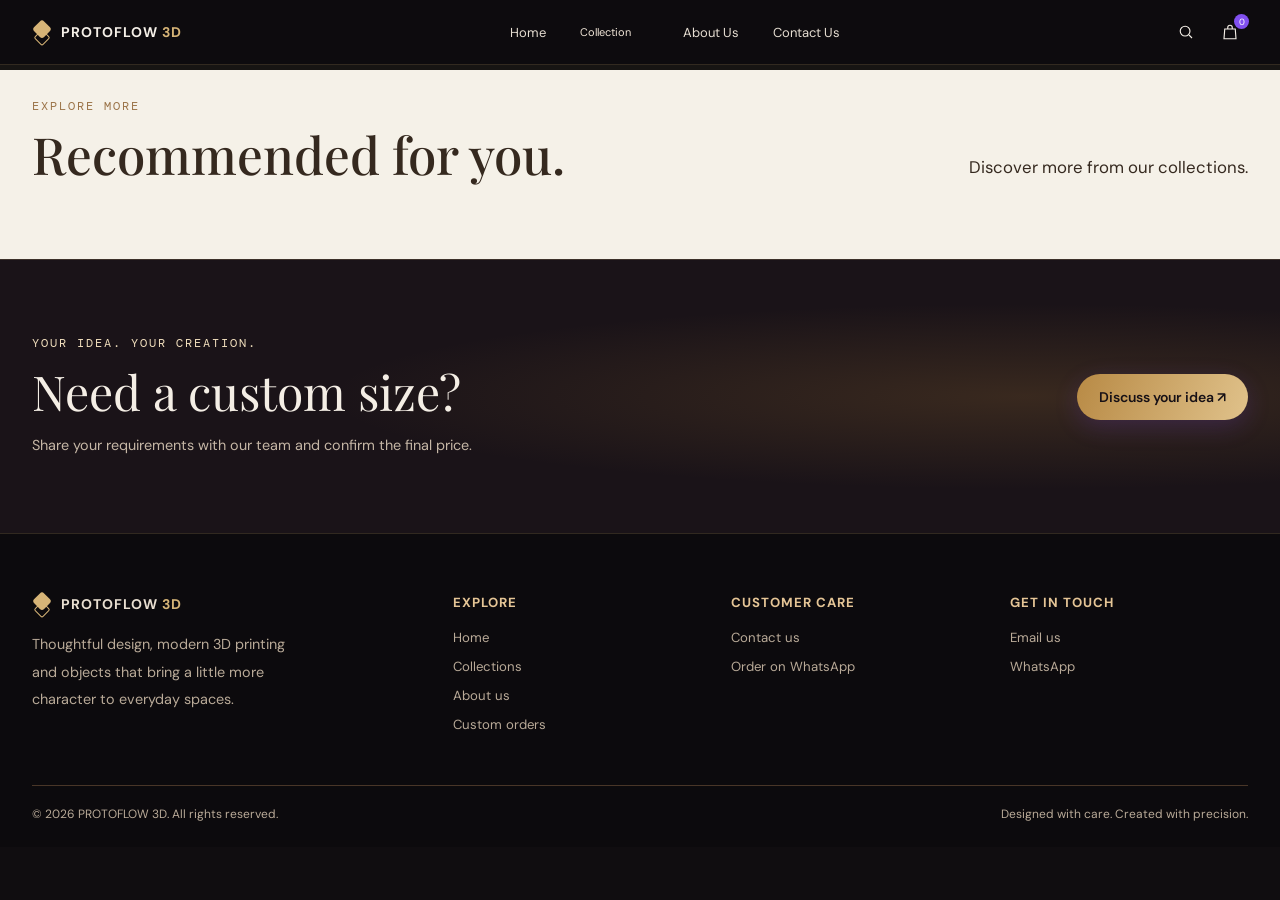
<file: product.html>
<!DOCTYPE html>
<html lang="en">
<head>
<meta charset="UTF-8"><meta name="viewport" content="width=device-width, initial-scale=1.0">
<meta name="theme-color" content="#39271b"><title>Product details — PROTOFLOW 3D</title>
<meta name="description" content="Explore product details, images, size options and pricing from PROTOFLOW 3D.">
<link rel="preconnect" href="https://fonts.googleapis.com"><link rel="preconnect" href="https://fonts.gstatic.com" crossorigin>
<link href="https://fonts.googleapis.com/css2?family=DM+Sans:wght@400;500;600;700&family=DM+Mono:wght@400;500&family=Playfair+Display:wght@400;500;600&display=swap" rel="stylesheet">
<link rel="stylesheet" href="assets/style.css?v=dark-collections-3">
</head>
<body data-page="product">
<main>
<section class="page-banner product-page-banner"><div class="container"><div class="eyebrow">PROTOFLOW 3D · PRODUCT</div><h1 id="productTitle">Product details</h1><p id="productSubtitle">Thoughtfully designed. Precisely made.</p></div></section>
<section class="section product-detail-section"><div class="container" id="productDetail"><div class="empty-state">Loading product details…</div></div></section>
<section class="section recommended-section"><div class="container"><div class="section-head"><div><div class="eyebrow" style="color:#9b7449">Explore more</div><h2>Recommended for you.</h2></div><p>Discover more from our collections.</p></div><div class="product-grid" id="recommendedGrid"></div></div></section>
<section class="custom-cta"><div class="container custom-inner"><div><div class="eyebrow">Your idea. Your creation.</div><h2>Need a custom size?</h2><p>Share your requirements with our team and confirm the final price.</p></div><a class="btn btn-primary" href="contact.html">Discuss your idea ↗</a></div></section>
</main>
<script src="assets/app.js?v=header-arrow-removed-1"></script><script src="assets/product-detail.js"></script>
</body></html>
</file>
<file: assets/style.css>
:root{
  --brown:#39271b;--gold:#d9b37a;--gold-light:#f0d4a5;--purple:#8150ef;--cream:#fff4e5;
  --line:rgba(238,205,158,.25);--page-width:1440px;
  --serif:"Playfair Display",Georgia,serif;--sans:"DM Sans",Arial,sans-serif;--mono:"DM Mono",monospace;
}
*{box-sizing:border-box;margin:0;padding:0}
html{scroll-behavior:smooth;scroll-padding-top:85px}
body{font-family:var(--sans);background:#f8f3eb;color:#261b13;overflow-x:hidden}
button,input,select{font:inherit}
button,a{-webkit-tap-highlight-color:transparent}
a{color:inherit;text-decoration:none}
button{cursor:pointer}
img{display:block;max-width:100%}
.container{width:min(var(--page-width),100% - 64px);margin:auto}
.eyebrow{font-family:var(--mono);font-size:10px;letter-spacing:2px;text-transform:uppercase;color:var(--gold-light)}
.section{padding:100px 0}
.section-head{display:flex;align-items:end;justify-content:space-between;gap:24px;margin-bottom:35px}
.section-head h2{font:500 clamp(32px,4vw,54px)/1.1 var(--serif);margin-top:12px}
.section-head p{max-width:390px;color:#827365;font-size:14px;line-height:1.8}
.btn{border:0;border-radius:30px;padding:14px 22px;display:inline-flex;align-items:center;justify-content:center;gap:14px;font-size:12px;font-weight:600;transition:.25s}
.btn:hover{transform:translateY(-2px)}
.btn-primary{background:linear-gradient(110deg,#7541e7,#a16af8);color:white;box-shadow:0 7px 25px #7541e733}
.btn-outline{border:1px solid #d8c3a5;color:#39271b;background:transparent}
.btn-dark{background:#39271b;color:white}
.icon-btn{width:36px;height:36px;border:0;background:transparent;color:inherit;display:grid;place-items:center;position:relative}
.icon-btn svg{width:18px;height:18px;stroke:currentColor;fill:none;stroke-width:1.5}
.count{position:absolute;right:-1px;top:0;background:var(--purple);color:white;min-width:15px;height:15px;border-radius:20px;font-size:9px;display:grid;place-items:center;padding:0 3px}

/* HEADER */
.site-header{position:absolute;top:0;left:0;width:100%;z-index:20;color:var(--cream);background:rgba(25,16,10,.35);backdrop-filter:blur(8px);-webkit-backdrop-filter:blur(8px);border-bottom:1px solid rgba(255,235,208,.18)}
.navbar{height:64px;display:flex;align-items:center;justify-content:space-between;gap:22px}
.brand{display:flex;align-items:center;gap:9px;font-size:12px;letter-spacing:1px;font-weight:700;white-space:nowrap}
.brand-mark{width:20px;height:20px;position:relative;transform:rotate(45deg)}
.brand-mark:before{content:"";position:absolute;inset:1px 5px 5px 1px;background:#a578ff;border-radius:3px}
.brand-mark:after{content:"";position:absolute;inset:8px 0 0 8px;border:1px solid var(--gold);border-radius:2px}
.brand span span{color:var(--gold)}
.nav-links{display:flex;align-items:center;gap:34px}
.nav-links a{font-size:11px;color:#f2e7d9;position:relative;padding:24px 0}
.nav-links a:after{content:"";height:1px;position:absolute;bottom:16px;left:0;width:0;background:var(--gold);transition:.25s}
.nav-links a:hover:after,.nav-links a.active:after{width:100%}
.nav-actions{display:flex;align-items:center;gap:8px}
.menu-toggle{display:none}

/* HERO — one real photo as background (same look as screenshot) */
.hero{
  position:relative;isolation:isolate;overflow:hidden;color:var(--cream);
  min-height:560px;height:min(88vh,700px);
  background:radial-gradient(ellipse at 65% 55%,#a8773f,#4a3222 55%,#1c120b);
}
.hero-bg-slide{position:absolute;inset:0;z-index:-3;opacity:0;transition:opacity .9s ease}
.hero-bg-slide.active{opacity:1}
.hero-bg-slide img{width:100%;height:100%;object-fit:cover;object-position:center 40%}
/* dark on the left for text, photo fully visible on the right */
.hero-overlay{
  position:absolute;inset:0;z-index:-2;
  background:
    linear-gradient(90deg,rgba(20,12,7,.85) 0%,rgba(20,12,7,.50) 33%,rgba(20,12,7,.05) 62%,rgba(20,12,7,.12) 100%),
    linear-gradient(180deg,rgba(20,12,7,.35),transparent 22%,transparent 70%,rgba(20,12,7,.55));
}
.hero-inner{position:relative;z-index:2;height:100%;display:flex;align-items:center}
.hero-copy{width:42%;max-width:520px;padding-top:30px}
.hero-copy .eyebrow{display:flex;align-items:center;gap:10px}
.hero-copy .eyebrow:before{content:"";width:22px;height:1px;background:var(--gold)}
.hero h1{font:400 clamp(44px,5vw,68px)/1.05 var(--serif);letter-spacing:-1px;margin:22px 0 20px;text-shadow:0 3px 18px rgba(24,15,9,.35)}
.hero-copy>p{font-size:12px;line-height:1.85;max-width:330px;color:#fff1de;margin-bottom:23px}
.hero-cta{display:flex;gap:12px;align-items:center;flex-wrap:wrap}
.hero-bottom{
  position:absolute;bottom:0;left:0;width:100%;z-index:5;
  padding:16px 0;border-top:1px solid rgba(247,220,181,.18);background:rgba(20,12,7,.40);
  backdrop-filter:blur(6px);-webkit-backdrop-filter:blur(6px)
}
.hero-bottom-inner{display:flex;align-items:center;justify-content:space-between;gap:24px}
.benefits{display:flex;gap:30px}
.benefit{display:flex;align-items:center;gap:10px;font-size:10px;line-height:1.6}
.benefit svg{width:19px;height:19px;stroke:var(--gold-light);fill:none;stroke-width:1.5;flex-shrink:0}
.benefit span span{display:block;color:#e0cdb7;font-size:9px}
.slider-controls{display:flex;align-items:center;gap:10px}
.slider-count{font:10px var(--mono);white-space:nowrap}
.slider-line{height:1px;width:44px;background:rgba(255,231,199,.3);position:relative}
.slider-line:after{content:"";position:absolute;left:0;top:0;height:1px;width:33%;background:var(--gold)}
.slider-arrow{border:1px solid rgba(255,232,202,.38);background:rgba(40,26,17,.18);color:var(--cream);width:32px;height:32px;border-radius:50%;display:grid;place-items:center}
.slider-arrow:hover{background:var(--gold);color:#24170e}


/* CATEGORY SECTIONS */
.shop{padding:80px 0 10px}
.chips{display:flex;gap:8px;overflow-x:auto;padding-bottom:6px;margin-bottom:10px;scrollbar-width:none}
.chips::-webkit-scrollbar{display:none}
.chip{white-space:nowrap;border:1px solid #d8c8b4;background:transparent;padding:9px 16px;border-radius:30px;font-size:11px;color:#49372a;transition:.2s}
.chip:hover,.chip.active{background:#39271b;color:#fff;border-color:#39271b}
.cat-section{padding:70px 0}
.cat-section:nth-child(odd){background:#fffaf3}
.cat-section:nth-child(even){background:#f8f3eb}
.cat-count{font:11px var(--mono);color:#a18159;margin-top:10px;display:block}

/* TRUST STRIP */
.trust-strip{background:#fffaf3;border-bottom:1px solid #e9ddce}
.trust-inner{display:grid;grid-template-columns:repeat(4,1fr)}
.trust-item{padding:24px 18px;text-align:center;border-right:1px solid #eee2d3}
.trust-item:last-child{border:0}
.trust-item strong{font-size:12px;display:block;margin-bottom:5px}
.trust-item span{font-size:11px;color:#928171}

/* COLLECTIONS */
.collections{background:#f8f3eb}
.collection-grid{display:grid;grid-template-columns:repeat(3,minmax(0,1fr));gap:17px}
.collection-card{position:relative;min-height:320px;overflow:hidden;background:linear-gradient(145deg,#b99a76,#60452f);color:white;border-radius:3px;isolation:isolate}
.collection-card:after{content:"";position:absolute;inset:0;z-index:-1;background:linear-gradient(0deg,rgba(34,22,14,.82),transparent 67%)}
.collection-card img{position:absolute;inset:0;width:100%;height:100%;object-fit:cover;z-index:-2;transition:transform .6s}
.collection-card:hover img{transform:scale(1.05)}
.collection-placeholder{position:absolute;inset:0;z-index:-3;background:radial-gradient(ellipse at 50% 35%,#e1c29b,#8b6846 50%,#443020)}
.collection-info{position:absolute;left:22px;right:18px;bottom:22px}
.collection-info small{font:9px var(--mono);letter-spacing:1.5px;text-transform:uppercase;color:#f0d3a6}
.collection-info h3{font:400 25px var(--serif);margin:7px 0 12px}
.collection-info a{font-size:11px;border-bottom:1px solid rgba(255,255,255,.5);padding-bottom:5px}

/* SHOP */
.shop{background:#fffaf3}
.shop-toolbar{display:flex;align-items:center;gap:12px;flex-wrap:wrap;margin-bottom:25px}
.search-box{flex:1;min-width:180px}
.search-box input{width:100%;padding:13px 15px;border:1px solid #e8ddcf;background:#fffdf9;border-radius:3px;outline:none;font-size:12px}
.shop-toolbar select{padding:13px 12px;border:1px solid #e8ddcf;background:#fffdf9;font-size:12px;color:#49372a}
.product-grid{display:grid;grid-template-columns:repeat(4,minmax(0,1fr));gap:25px 17px}
.product-card{min-width:0}
.product-image{position:relative;aspect-ratio:4/4.5;overflow:hidden;background:linear-gradient(145deg,#f0e5d5,#d4bda0);margin-bottom:15px}
.product-image img{width:100%;height:100%;object-fit:contain;padding:12px;transition:transform .4s}
.product-card:hover .product-image img{transform:scale(1.045)}
.product-fallback{position:absolute;inset:0;display:grid;place-items:center;color:#8d6d4c;font:10px var(--mono);letter-spacing:1px;text-align:center;padding:20px}
.product-badge{position:absolute;top:12px;left:12px;background:#fffaf2;padding:6px 8px;font:9px var(--mono);text-transform:uppercase;letter-spacing:.5px}
.wishlist-btn{position:absolute;right:10px;top:10px;border:0;border-radius:50%;background:#fffaf2;width:33px;height:33px;font-size:18px;color:#563a29}
.wishlist-btn.active{color:#a33d4d}
.product-info{display:flex;justify-content:space-between;gap:10px;align-items:start}
.product-info h3{font-size:13px;font-weight:600}
.product-info p{font-size:11px;color:#998572;margin-top:6px}
.price{font-size:13px;font-weight:700;white-space:nowrap}
.product-actions{display:flex;gap:8px;margin-top:12px}
.add-btn{flex:1;background:transparent;border:1px solid #d8c8b4;padding:10px;font-size:10px}
.add-btn:hover{background:#39271b;color:white;border-color:#39271b}
.empty-state{display:none;padding:45px 0;text-align:center;color:#8e7b68}

/* STORY */
.story{background:#eee4d5}
.story-grid{display:grid;grid-template-columns:1fr 1fr;align-items:center;gap:70px}
.story-image{min-height:430px;position:relative;overflow:hidden;background:linear-gradient(145deg,#d7bc96,#795638)}
.story-image img{width:100%;height:100%;position:absolute;inset:0;object-fit:cover}
.image-placeholder-label{font:9px var(--mono);letter-spacing:1.4px;text-transform:uppercase;color:rgba(255,231,199,.85);text-align:center}
.story-image .image-placeholder-label{position:absolute;bottom:20px;left:0;right:0}
.story-copy h2{font:400 clamp(35px,4vw,55px)/1.12 var(--serif);margin:15px 0 20px}
.story-copy>p{font-size:13px;color:#776654;line-height:1.9;margin-bottom:22px;max-width:480px}
.story-points{display:grid;grid-template-columns:1fr 1fr;gap:20px;margin:27px 0}
.story-point strong{font-size:12px;display:block;margin-bottom:7px}
.story-point span{font-size:11px;color:#85715c;line-height:1.7}

/* PROCESS */
.process{background:#fffaf3}
.process-grid{display:grid;grid-template-columns:repeat(4,1fr);gap:20px}
.process-card{border-top:1px solid #d9c8b2;padding-top:20px}
.process-number{font:11px var(--mono);color:#a18159}
.process-card h3{font:400 23px var(--serif);margin:20px 0 10px}
.process-card p{font-size:12px;color:#897966;line-height:1.8}

/* CUSTOM CTA */
.custom-cta{position:relative;overflow:hidden;background:#39271b;color:var(--cream);padding:75px 0}
.custom-cta:before{content:"";position:absolute;inset:0;background:radial-gradient(ellipse at 78% 50%,rgba(206,157,93,.28),transparent 45%);pointer-events:none}
.custom-inner{position:relative;display:flex;align-items:center;justify-content:space-between;gap:30px}
.custom-inner h2{font:400 clamp(32px,4vw,48px)/1.15 var(--serif);margin:13px 0}
.custom-inner p{font-size:12px;line-height:1.8;color:#d6c2aa;max-width:500px}

/* NEWSLETTER */
.newsletter{background:#e9ddcc;padding:55px 0}
.newsletter-inner{display:flex;align-items:center;justify-content:space-between;gap:30px}
.newsletter h2{font:400 30px var(--serif);margin:8px 0}
.newsletter p{font-size:12px;color:#7e6b58}
.newsletter-form{display:flex;max-width:430px;width:100%}
.newsletter-form input{flex:1;min-width:0;padding:14px;border:1px solid #d5c1a8;background:#fffaf3;outline:none;font-size:12px}
.newsletter-form button{border:0;background:#39271b;color:white;padding:0 18px;font-size:11px}

/* FOOTER */
footer{background:#241910;color:#f7ebdc;padding:60px 0 25px}
.footer-grid{display:grid;grid-template-columns:1.6fr 1fr 1fr 1fr;gap:40px;padding-bottom:40px}
.footer-about p{font-size:12px;line-height:1.9;color:#b9a48d;max-width:280px;margin:17px 0}
.footer-col h4{font-size:11px;text-transform:uppercase;letter-spacing:1px;margin-bottom:18px;color:#e5c596}
.footer-col a{display:block;font-size:11px;color:#c6b29b;margin:12px 0}
.footer-col a:hover{color:white}
.footer-bottom{border-top:1px solid #493628;padding-top:20px;display:flex;justify-content:space-between;gap:20px;color:#a9957e;font-size:10px}

/* CART + MODAL */
.overlay{position:fixed;inset:0;background:rgba(20,13,8,.55);z-index:50;opacity:0;visibility:hidden;transition:.25s}
.overlay.open{opacity:1;visibility:visible}
.cart-drawer{position:fixed;right:0;top:0;height:100%;width:min(420px,100%);z-index:51;background:#fffaf3;padding:25px;transform:translateX(100%);transition:transform .3s;display:flex;flex-direction:column}
.cart-drawer.open{transform:translateX(0)}
.drawer-head{display:flex;align-items:center;justify-content:space-between;padding-bottom:20px;border-bottom:1px solid #e7d9c7}
.drawer-head h2{font:400 28px var(--serif)}
.close-btn{border:0;background:none;font-size:25px}
.cart-items{overflow:auto;flex:1;padding:15px 0}
.cart-row{display:flex;gap:14px;padding:14px 0;border-bottom:1px solid #eee2d4}
.cart-thumb{width:72px;height:80px;background:#e8dac7;display:grid;place-items:center;font-size:10px;color:#8c6d4c}
.cart-row h4{font-size:12px;margin:5px 0}
.cart-row p{font-size:11px;color:#88745e}
.quantity-controls{display:flex;align-items:center;gap:10px;margin-top:9px}
.quantity-controls button{width:24px;height:24px;border:1px solid #d8c8b4;background:transparent}
.cart-footer{border-top:1px solid #e7d9c7;padding-top:20px}
.cart-total{display:flex;justify-content:space-between;font-weight:700;margin-bottom:15px;font-size:14px}
.cart-note{font-size:10px;color:#8d7a66;line-height:1.7;margin-top:12px}
.modal{position:fixed;z-index:60;left:50%;top:50%;transform:translate(-50%,-45%);width:min(480px,calc(100% - 30px));padding:28px;background:#fffaf3;opacity:0;visibility:hidden;transition:.25s}
.modal.open{opacity:1;visibility:visible;transform:translate(-50%,-50%)}
.modal h2{font:400 30px var(--serif);margin:12px 0}
.modal p{font-size:12px;color:#81705f;line-height:1.8}
.modal .close-btn{position:absolute;right:18px;top:15px}
.modal-actions{display:flex;gap:10px;margin-top:20px;flex-wrap:wrap}
.toast{position:fixed;bottom:25px;left:50%;transform:translate(-50%,20px);background:#302116;color:#fff3e1;padding:13px 20px;font-size:12px;z-index:100;opacity:0;pointer-events:none;transition:.25s;box-shadow:0 8px 30px #0002}
.toast.show{opacity:1;transform:translate(-50%,0)}
.reveal{opacity:0;transform:translateY(20px);transition:opacity .65s,transform .65s}
.reveal.visible{opacity:1;transform:translateY(0)}

/* RESPONSIVE */
@media(max-width:1000px){
  .container{width:min(100% - 40px,var(--page-width))}
  .nav-links{gap:20px}
  .hero-copy{width:55%}
  .collection-grid,.product-grid{grid-template-columns:repeat(2,minmax(0,1fr))}
  .collection-card{min-height:300px}
  .story-grid{gap:35px}
}
@media(max-width:700px){
  .container{width:calc(100% - 36px)}
  .section{padding:68px 0}
  .navbar{height:60px}
  .menu-toggle{display:grid}
  .nav-links{display:none;position:absolute;left:0;right:0;top:60px;padding:12px 22px 20px;background:rgba(42,28,18,.96);backdrop-filter:blur(10px);flex-direction:column;align-items:stretch;gap:0;border-bottom:1px solid var(--line)}
  .nav-links.open{display:flex}
  .nav-links a{padding:13px 0}
  .nav-links a:after{bottom:6px}
  .nav-actions{gap:2px}
  .hero{height:760px;min-height:700px}
  .hero-bg-slide img{object-position:70% center}
  .hero-overlay{background:linear-gradient(180deg,rgba(20,12,7,.80) 0%,rgba(20,12,7,.55) 45%,rgba(20,12,7,.15) 75%,rgba(20,12,7,.55) 100%)}
  .hero-inner{align-items:flex-start}
  .hero-copy{width:100%;max-width:440px;padding-top:130px}
  .hero h1{font-size:clamp(44px,12vw,62px)}
  .benefits{gap:12px}
  .benefit{gap:5px;font-size:9px}
  .benefit svg{width:16px;height:16px}
  .benefit span span{font-size:8px}
  .slider-line{display:none}
  .slider-arrow{width:27px;height:27px}
  .slider-controls{gap:5px}
  .trust-inner{grid-template-columns:repeat(2,1fr)}
  .trust-item{border-bottom:1px solid #eee2d3}
  .section-head{align-items:start;flex-direction:column}
  .collection-grid{gap:10px}
  .collection-card{min-height:245px}
  .collection-info{left:14px;right:12px;bottom:15px}
  .collection-info h3{font-size:21px}
  .product-grid{gap:24px 12px}
  .product-info{flex-direction:column;gap:5px}
  .story-grid{grid-template-columns:1fr;gap:30px}
  .story-image{min-height:300px}
  .process-grid{grid-template-columns:repeat(2,1fr);gap:30px 18px}
  .custom-inner,.newsletter-inner{align-items:flex-start;flex-direction:column}
  .newsletter-form{max-width:none}
  .footer-grid{grid-template-columns:repeat(2,1fr);gap:30px 20px}
  .footer-about{grid-column:1/-1}
  .footer-bottom{flex-direction:column}
}
@media(max-width:390px){
  .brand{font-size:10px}
  .icon-btn{width:29px;height:34px}
  .hero h1{font-size:42px}
  .benefit:nth-child(3){display:none}
  .collection-card{min-height:210px}
}
@media(prefers-reduced-motion:reduce){*,*:before,*:after{scroll-behavior:auto!important;transition:none!important;animation:none!important}}

/* ===== MULTI-PAGE ADDITIONS ===== */
.page-banner{position:relative;padding:150px 0 70px;color:var(--cream);
  background:radial-gradient(ellipse at 78% 40%,rgba(206,157,93,.35),transparent 50%),linear-gradient(110deg,#241910,#4a3222)}
.page-banner h1{font:400 clamp(40px,5.5vw,68px)/1.05 var(--serif);margin:16px 0}
.page-banner p{font-size:14px;line-height:1.85;max-width:540px;color:#e9d8c1}
.section-link{text-align:center;margin-top:38px}
.text-link{font-size:12px;font-weight:700;border-bottom:1px solid;padding-bottom:6px}
.featured{background:#fffaf3}
.contact{background:#f8f3eb}
.contact-grid{display:grid;grid-template-columns:1fr 1.25fr;gap:50px;align-items:start}
.info-card{display:flex;gap:16px;padding:22px;background:#fffaf3;border:1px solid #eadfce;margin-bottom:14px}
.info-card .ic{width:40px;height:40px;border-radius:50%;background:#39271b;color:var(--gold-light);display:grid;place-items:center;flex-shrink:0}
.info-card .ic svg{width:18px;height:18px;stroke:currentColor;fill:none;stroke-width:1.5}
.info-card h3{font-size:13px;margin-bottom:4px}
.info-card p{font-size:12px;color:#7b6a58;line-height:1.7}
.info-card a.inline{font-size:12px;font-weight:600;border-bottom:1px solid #cdb99f;display:inline-block;margin-top:6px}
.form-card{background:#fffaf3;border:1px solid #eadfce;padding:32px}
.form-card h2{font:400 30px var(--serif);margin-bottom:6px}
.form-card>p{font-size:12px;color:#85715c;margin-bottom:22px;line-height:1.7}
.field{margin-bottom:16px}
.field label{display:block;font-size:11px;font-weight:600;margin-bottom:7px;color:#49372a}
.field input,.field select,.field textarea{width:100%;padding:13px 14px;border:1px solid #e0d2bf;background:#fffdf9;font-size:13px;outline:none;border-radius:3px;font-family:inherit}
.field input:focus,.field select:focus,.field textarea:focus{border-color:#a18159}
.field textarea{min-height:130px;resize:vertical}
.field-row{display:grid;grid-template-columns:1fr 1fr;gap:14px}
.form-note{font-size:10px;color:#8d7a66;margin-top:12px;line-height:1.7}
.how{background:#fffaf3}
@media(max-width:1000px){.contact-grid{grid-template-columns:1fr;gap:30px}}
@media(max-width:700px){.page-banner{padding:120px 0 50px}.field-row{grid-template-columns:1fr}.form-card{padding:22px}}

/* PRODUCT DETAIL */
.product-breadcrumb{font-size:11px;color:#8b7967;margin-bottom:28px}.product-breadcrumb a{text-decoration:underline;text-underline-offset:3px}
.product-detail-layout{display:grid;grid-template-columns:minmax(0,1.1fr) minmax(300px,.9fr);gap:clamp(28px,5vw,72px);align-items:start}
.detail-main-image{aspect-ratio:1/1;background:#f0e7da;display:grid;place-items:center;overflow:hidden}
.detail-main-image img{width:100%;height:100%;object-fit:contain;padding:22px}
.detail-image-placeholder{color:#8d6d4c;font:11px var(--mono);letter-spacing:1.4px;text-transform:uppercase;padding:24px;text-align:center}
.detail-thumbnails{display:flex;gap:10px;flex-wrap:wrap;margin-top:12px}
.detail-thumb{width:76px;height:76px;border:1px solid #e0d1be;background:#f0e7da;padding:4px;cursor:pointer}
.detail-thumb.active{border-color:#39271b}.detail-thumb img{width:100%;height:100%;object-fit:cover}
.detail-copy h1{font:400 clamp(32px,4vw,48px)/1.12 var(--serif);margin:14px 0}
.detail-price{font:500 28px var(--sans);margin:16px 0;color:#39271b}
.detail-description{font-size:14px;line-height:1.9;color:#796958;margin-bottom:22px}
.detail-meta{font-size:12px;line-height:1.8;color:#796958;margin:9px 0}.detail-meta strong{color:#39271b;margin-right:8px}
.detail-actions{display:flex;gap:10px;flex-wrap:wrap;margin:26px 0 14px}
.detail-note{font-size:11px;line-height:1.8;color:#8b7967;margin-top:12px}
.size-choice{padding:16px;background:#fffaf3;border:1px solid #e8ddcf;margin-top:20px}
.size-choice label{display:block;font-size:12px;margin-bottom:8px}
.size-choice input{width:100%;padding:12px;border:1px solid #e8ddcf;background:white}
.product-detail-link{display:flex;align-items:flex-start;justify-content:space-between;gap:12px}
.product-detail-link:hover h3{text-decoration:underline;text-underline-offset:3px}
.product-open-link{min-width:110px}
.recommended-section{background:#fffaf3}
.product-page-banner{padding-top:125px;padding-bottom:55px;min-height:0;background:#39271b;color:#fff4e5}
.product-page-banner h1{font:400 clamp(38px,5vw,58px)/1.1 var(--serif);margin:16px 0}
.product-page-banner p{max-width:550px;color:#e8d7c4;font-size:13px;line-height:1.8}
.collection-menu{position:relative;display:inline-flex;align-items:center}
.collection-menu-toggle{border:0;background:transparent;color:#f2e7d9;font-size:11px;padding:24px 0;cursor:pointer}
.collection-menu-toggle span{margin-left:5px;color:var(--gold)}\n.mobile-collection-arrow{display:none}
.collection-menu-panel{display:none;position:absolute;top:100%;left:-16px;min-width:225px;padding:8px;background:#fffaf3;color:#39271b;box-shadow:0 12px 35px #1d120c2b;z-index:50}
@media(hover:hover) and (pointer:fine){.collection-menu:hover .collection-menu-panel,.collection-menu:focus-within .collection-menu-panel{display:grid}}\n.collection-menu.open .collection-menu-panel{display:grid}
.collection-menu-panel a{font-size:12px;padding:11px 12px;border-radius:2px}
.collection-menu-panel a:hover{background:#efe4d4}
@media(max-width:760px){.mobile-collection-arrow{display:inline-block;margin-left:8px;transition:transform .2s}.collection-menu.open .mobile-collection-arrow{transform:rotate(90deg)}.product-detail-layout{grid-template-columns:1fr}.detail-copy h1{font-size:36px}.product-page-banner{padding-top:105px}.collection-menu{display:block;width:100%}.collection-menu-toggle{padding:12px 0;width:100%;text-align:left}.collection-menu-panel{position:static;box-shadow:none;margin:4px 0 8px}.nav-links.open .collection-menu.open .collection-menu-panel{display:grid}.nav-links.open .collection-menu:not(.open) .collection-menu-panel{display:none}}


/* Collections navigation: hover dropdown, transparent dark panel, no arrow */
.collection-menu{position:relative;display:inline-flex;align-items:center;height:100%}
.collection-menu-toggle{display:inline-flex;align-items:center;font-size:11px;color:#f2e7d9;padding:24px 0;white-space:nowrap;position:relative}
.collection-menu-toggle:after{content:"";height:1px;position:absolute;bottom:16px;left:0;width:0;background:var(--gold);transition:width .25s}
.collection-menu:hover .collection-menu-toggle:after,.collection-menu:focus-within .collection-menu-toggle:after{width:100%}
.collection-menu-panel{display:none;position:absolute;top:100%;left:-20px;min-width:250px;padding:9px;background:rgba(28,18,11,.97);border:1px solid rgba(238,205,158,.24);backdrop-filter:blur(14px);-webkit-backdrop-filter:blur(14px);box-shadow:0 18px 36px rgba(0,0,0,.28);z-index:100}
.collection-menu:hover .collection-menu-panel,.collection-menu:focus-within .collection-menu-panel{display:grid}
.collection-menu-panel a{font-size:11px;color:#f7ecdf;padding:12px 13px;display:block;white-space:nowrap;transition:background .2s,color .2s}
.collection-menu-panel a:after{display:none!important}
.collection-menu-panel a:hover,.collection-menu-panel a:focus-visible{background:rgba(217,179,122,.16);color:#f0d4a5;outline:none}
@media(max-width:760px){
 .collection-menu{display:block;width:100%;height:auto}
 .collection-menu-toggle{padding:12px 0;width:100%}
 .collection-menu-panel{position:static;box-shadow:none;border:0;border-left:1px solid rgba(238,205,158,.25);margin:0 0 8px 8px;padding:4px 0;background:rgba(28,18,11,.55)}
 .nav-links.open .collection-menu-panel{display:grid}
}

/* PRODUCT DETAIL INFORMATION */
.product-extra-details{display:grid;grid-template-columns:repeat(2,minmax(0,1fr));gap:1px;background:#e8ddcf;border:1px solid #e8ddcf;margin-top:42px}
.product-extra-block{background:#fffaf3;padding:25px 28px;min-width:0}
.product-extra-block h3{font:500 20px/1.3 var(--serif);margin-bottom:10px;color:#39271b}
.product-extra-block p{font-size:13px;line-height:1.8;color:#756657;overflow-wrap:anywhere}
.product-extra-block p+p{margin-top:8px}
.product-extra-block a{color:#7550b5;text-decoration:underline;text-underline-offset:3px}
.collection-menu-categories{display:grid;max-height:320px;overflow-y:auto}
@media(max-width:640px){.product-extra-details{grid-template-columns:1fr}.product-extra-block{padding:21px}}

/* Center hero benefits and trust points on small screens */
@media(max-width:760px){.hero-bottom-inner{flex-direction:column;align-items:center;justify-content:center;gap:14px}.benefits{width:100%;display:grid;grid-template-columns:repeat(2,minmax(0,1fr));justify-items:center;align-items:center;gap:14px 10px}.benefit{width:100%;justify-content:center;text-align:left;max-width:190px}.slider-controls{justify-content:center}.trust-inner{grid-template-columns:repeat(2,minmax(0,1fr))}.trust-item{display:flex;flex-direction:column;justify-content:center;align-items:center;text-align:center;min-height:92px;padding:18px 10px;border-right:1px solid #eee2d3;border-bottom:1px solid #eee2d3}.trust-item:nth-child(2n){border-right:0}.trust-item:nth-last-child(-n+2){border-bottom:0}.trust-item strong,.trust-item span{max-width:100%;overflow-wrap:anywhere}}

/* Keep hero trust benefits centered on desktop as well */
@media(min-width:761px){.hero-bottom-inner{position:relative;justify-content:center}.benefits{justify-content:center;margin-inline:auto}.slider-controls{position:absolute;right:0;top:50%;transform:translateY(-50%)}}

/* Homepage collection previews: four products maximum, with a clear path to the full collection */
.home-category-section{padding-top:64px;padding-bottom:64px}
.home-category-section:nth-child(even){background:#f8f3eb}
.home-category-section:nth-child(odd){background:#fffaf3}
.category-view-all{margin-top:26px}
.category-view-all .text-link{display:inline-flex;align-items:center;gap:8px}
@media(max-width:700px){.home-category-section{padding-top:48px;padding-bottom:48px}.category-view-all{margin-top:22px}}


/* Product cards are links to detail pages; keep card actions off the listing cards. */
a.product-card{display:block;color:inherit;text-decoration:none;cursor:pointer}
.card-view-details{display:flex;align-items:center;justify-content:space-between;margin-top:13px;padding-top:10px;border-top:1px solid #e5d8c7;font-size:10px;letter-spacing:.35px;color:#75563a}
a.product-card:hover .card-view-details{color:#9b7449}
.recommendation-placeholder{pointer-events:none;opacity:.82}
.recommendation-placeholder .product-image{background:linear-gradient(145deg,#eee5d8,#e3d3bd)}
.recommendation-placeholder .product-info{min-height:48px}
.recommendation-placeholder .price{font-size:10px;color:#8d7a66;white-space:normal}
.size-choice input{max-width:180px}

/* Product card actions: keep cart, quick view, details, enquiry and buy-now available */
.product-actions-secondary{display:grid;grid-template-columns:1fr 1fr;gap:8px;margin-top:8px}
.product-action-link{display:inline-flex;align-items:center;justify-content:center;min-height:36px;padding:9px 10px;border:1px solid #d8c8b4;background:transparent;color:#39271b;font:500 10px var(--mono);text-align:center;cursor:pointer;text-decoration:none}
.product-action-link:hover{background:#eee4d5}
.product-buy-now{background:#39271b;border-color:#39271b;color:#fff}
.product-buy-now:hover{background:#62472f;color:#fff}
@media(max-width:480px){.product-actions{gap:5px}.product-actions .icon-btn{padding:8px 6px}.product-actions-secondary{grid-template-columns:1fr 1fr}.product-action-link{font-size:9px;padding:8px 5px}}


/* ===== Product cards: clean responsive alignment ===== */
.product-card{min-width:0;max-width:100%;overflow:hidden;}
.product-card-main{display:block;min-width:0;}
.product-image{width:100%;cursor:pointer;}
.product-info{display:grid;grid-template-columns:minmax(0,1fr) auto;align-items:start;gap:8px;min-width:0;}
.product-info>div{min-width:0;}
.product-info h3,.product-info p{overflow-wrap:anywhere;}
.product-actions{display:grid;grid-template-columns:minmax(0,1fr) minmax(0,1fr);gap:8px;min-width:0;}
.product-actions>*{min-width:0;max-width:100%;}
.product-actions .add-btn,.product-actions .icon-btn,.product-action-link{width:100%;min-height:42px;padding:10px 8px;display:flex;align-items:center;justify-content:center;text-align:center;white-space:normal;line-height:1.3;overflow-wrap:anywhere;}
.product-actions .icon-btn{height:auto;}
.product-actions-secondary .product-action-link{flex:1 1 0;border:1px solid #d8c8b4;background:transparent;color:#39271b;font-size:10px;}
.product-actions-secondary .product-buy-now{background:#39271b;color:#fffaf3;border-color:#39271b;}
@media(max-width:700px){
  .product-grid{grid-template-columns:repeat(2,minmax(0,1fr));gap:26px 12px;}
  .product-card{width:100%;}
  .product-image{aspect-ratio:1/1.05;margin-bottom:11px;}
  .product-image img{padding:8px;object-fit:contain;}
  .product-info{grid-template-columns:minmax(0,1fr);gap:5px;}
  .product-info h3{font-size:12px;line-height:1.4;}
  .product-info p{font-size:10px;line-height:1.45;}
  .price{font-size:12px;}
  .product-actions,.product-actions-secondary{grid-template-columns:minmax(0,1fr) minmax(0,1fr);gap:6px;margin-top:9px;}
  .product-actions .add-btn,.product-actions .icon-btn,.product-action-link{min-height:40px;padding:8px 5px;font-size:10px;}
  .shop-toolbar{align-items:stretch;}
  .search-box{flex:1 1 100%;min-width:0;}
  .shop-toolbar select{width:100%;min-width:0;}
  .cat-section{padding:48px 0;}
}
@media(max-width:360px){
  .container{width:calc(100% - 24px);}
  .product-grid{gap:22px 9px;}
  .product-actions,.product-actions-secondary{grid-template-columns:minmax(0,1fr);}
}


/* Final action-row correction: keep every existing action in its own aligned slot */
.product-actions{grid-template-columns:minmax(0,1fr) minmax(0,1fr) minmax(0,1fr);}
.product-actions-secondary{grid-template-columns:minmax(0,1fr) minmax(0,1fr);}
@media(max-width:700px){
  .product-actions{grid-template-columns:minmax(0,1fr) minmax(0,.58fr) minmax(0,1fr);gap:5px;}
  .product-actions .add-btn,.product-actions .icon-btn{padding:8px 3px;font-size:9px;min-height:40px;}
  .product-actions-secondary{grid-template-columns:minmax(0,1fr) minmax(0,1fr);gap:6px;}
  .product-actions-secondary .product-action-link{padding:9px 4px;font-size:9px;min-height:42px;}
}


/* Product typography and WhatsApp action refinement */
.product-info h3{
  font-family:var(--sans);
  font-size:14px;
  font-weight:600;
  letter-spacing:-.2px;
  line-height:1.45;
  color:#302218;
}
.product-info p{
  font-family:var(--sans);
  font-size:11px;
  font-weight:400;
  line-height:1.6;
  color:#867462;
}
.product-info .price{
  font-family:var(--sans);
  font-size:13px;
  font-weight:700;
  letter-spacing:0;
  color:#39271b;
}
.product-actions .add-btn,
.product-actions .icon-btn,
.product-actions-secondary .product-action-link{
  font-family:var(--sans);
  font-size:11px;
  font-weight:600;
  letter-spacing:0;
  border-radius:4px;
  transition:background .2s ease,border-color .2s ease,color .2s ease,transform .2s ease;
}
.product-actions-secondary .product-action-link[data-enquire-product]{
  background:#eaf7ee;
  border-color:#c9e8d1;
  color:#176b3a;
  gap:6px;
}
.product-actions-secondary .product-action-link[data-enquire-product]:before{
  content:"";
  display:inline-block;
  width:7px;
  height:7px;
  border-radius:50%;
  background:#25a45a;
  flex:0 0 7px;
}
.product-actions-secondary .product-action-link[data-enquire-product]:hover{
  background:#d9f0e1;
  border-color:#a9d8b7;
}
.product-actions-secondary .product-buy-now{
  background:#39271b;
  color:#fffaf3;
  border-color:#39271b;
}
@media(max-width:700px){
  .product-info h3{font-size:12px;line-height:1.45;}
  .product-info p{font-size:10px;line-height:1.5;}
  .product-info .price{font-size:12px;}
  .product-actions .add-btn,
  .product-actions .icon-btn,
  .product-actions-secondary .product-action-link{font-size:10px;font-weight:600;letter-spacing:0;}
}

/* PROTOFLOW cinematic premium refresh — isolated feature branch */
:root{--brown:#100d10;--gold:#d6b477;--gold-light:#f1dfbd;--cream:#f5f0e8;--line:rgba(214,180,119,.22)}
html,body{background:#100d10;color:#f4eee5}
.site-header{background:rgba(13,11,14,.88);border-bottom-color:rgba(214,180,119,.18);backdrop-filter:blur(16px)}
.brand-mark:before{background:#d6b477}
.brand span span,.collection-info small,.cat-count{color:#d6b477}
.nav-links a{color:#e6ded2}
.hero{min-height:620px;height:min(92vh,820px);background:radial-gradient(ellipse at 72% 38%,#4b3425 0%,#1d1718 47%,#100d10 82%)}
.hero-bg-slide img{object-fit:cover;object-position:center 42%;filter:saturate(.92) contrast(1.04)}
.hero-overlay{background:linear-gradient(90deg,rgba(12,10,12,.92),rgba(12,10,12,.66) 38%,rgba(12,10,12,.16) 78%),linear-gradient(180deg,rgba(12,10,12,.22),transparent 35%,rgba(12,10,12,.8))}
.hero h1{font-size:clamp(48px,6.2vw,82px);letter-spacing:-1.8px;line-height:1.02}
.hero-copy>p,.section-head p,.story-copy>p,.custom-inner p,.newsletter p{color:#c6b7a6}
.btn-primary,.newsletter-form button{background:linear-gradient(110deg,#b88a45,#e0c28b);color:#171116}
.btn-dark,.product-actions-secondary .product-buy-now{background:#d6b477;color:#171116;border-color:#d6b477}
.hero-bottom,.trust-strip{background:#171317;border-color:rgba(214,180,119,.16)}
.trust-item{border-color:rgba(214,180,119,.12)}
.trust-item strong,.section-head h2,.story-copy h2,.custom-inner h2,.process-card h3{color:#f4eee5}
.trust-item span,.process-card p,.footer-col a,.footer-about p,.footer-bottom{color:#b9aa98}
.collections,.featured,.shop,.process,.cat-section{background:#100d10;color:#f4eee5}
.cat-section:nth-child(even){background:#151115}
.collection-card{border-radius:8px;background:#21191a}
.collection-card:after{background:linear-gradient(0deg,rgba(9,8,10,.92),rgba(9,8,10,.05) 78%)}
.shop-toolbar input,.shop-toolbar select{background:#191519;color:#f4eee5;border-color:#3b3032;border-radius:7px}
.shop-toolbar input::placeholder{color:#9d9084}
.chip{background:#171317;border-color:#493b3a;color:#ded3c5}
.chip:hover,.chip.active{background:#d6b477;color:#171116;border-color:#d6b477}
.product-image{background:radial-gradient(ellipse at 50% 30%,#34292b,#1b171b 74%);border:1px solid rgba(214,180,119,.14);border-radius:8px}
.product-image img{object-fit:contain;padding:14px}
.product-badge,.wishlist-btn{background:#211b20;color:#e8d5b5;border:1px solid rgba(214,180,119,.16)}
.product-info h3,.product-info .price{color:#f4eee5}
.product-info p{color:#b2a394}
.product-actions .add-btn,.product-actions .icon-btn{border-color:#51423d;color:#f4eee5;border-radius:6px}
.product-actions .add-btn:hover,.product-actions .icon-btn:hover{background:#d6b477;color:#171116;border-color:#d6b477}
.product-actions-secondary .product-action-link[data-enquire-product]{background:#17271e;border-color:#2e5940;color:#a8e4b8}
.story,.newsletter{background:#171317;color:#f4eee5}
.story-image{background:#21191d;border:1px solid rgba(214,180,119,.14);border-radius:8px}
.story-point strong{color:#f4eee5}
.custom-cta{background:#1a1318;border-top:1px solid rgba(214,180,119,.18)}
.custom-cta:before{background:radial-gradient(ellipse at 80% 50%,rgba(180,128,57,.2),transparent 48%)}
.newsletter-form input{background:#151115;color:#f4eee5;border-color:#4b3a38}
footer{background:#0c0a0d;color:#e9dfd1;border-top:1px solid rgba(214,180,119,.18)}
.overlay{background:rgba(0,0,0,.72)}
.cart-drawer,.modal{background:#191519;color:#f4eee5;border-color:#493a38}
.cart-drawer h2,.modal h2,.cart-row h4{color:#f4eee5}
.cart-note,.cart-row p,.empty-state{color:#b7a99a}
.cart-thumb{background:#292127;color:#d6b477}
@media(max-width:760px){.hero{min-height:650px;height:86svh;max-height:790px}.hero-overlay{background:linear-gradient(90deg,rgba(12,10,12,.84),rgba(12,10,12,.42)),linear-gradient(180deg,rgba(12,10,12,.28),transparent 35%,rgba(12,10,12,.88))}.hero h1{font-size:clamp(43px,11vw,64px)}.trust-inner{grid-template-columns:repeat(2,minmax(0,1fr))}.collection-grid{grid-template-columns:repeat(2,minmax(0,1fr));gap:10px}.collection-card{min-height:250px}}
@media(max-width:520px){.container{width:calc(100% - 32px)}.section{padding:68px 0}.product-grid{grid-template-columns:repeat(2,minmax(0,1fr));gap:24px 12px}.story-grid{grid-template-columns:1fr}.custom-inner,.newsletter-inner{align-items:flex-start;flex-direction:column}}


/* PROTOFLOW contrast fix + purposeful motion */
:root{
  --pf-bg:#100d10;
  --pf-panel:#21191d;
  --pf-panel-alt:#292027;
  --pf-text:#f4eee5;
  --pf-muted:#c6b7a6;
  --pf-gold:#d6b477;
}
/* Remove leftover off-white panels so light text never sits on a pale surface */
.home-category-section,.product-extra-block,.recommendation-placeholder .product-image{
  background:#21191d!important;
  color:var(--pf-text);
}
.product-extra-block h3,.product-extra-block p,.product-extra-block a{
  color:var(--pf-text);
}
.product-extra-details{background:#3b2c2b;border-color:#3b2c2b}
.home-category-section:nth-child(even),.home-category-section:nth-child(odd){
  background:#151115!important;
}
.product-extra-block p,.recommendation-placeholder .price{color:#c6b7a6}
.product-extra-block a{color:#e4c88f;text-decoration-color:#a98954}
.collection-menu-panel,.collection-menu-panel a{color:#e9dfd1}
.product-actions-secondary .product-action-link[data-enquire-product]{
  color:#a8e4b8;background:#17271e;border-color:#2e5940;
}
/* Motion: reveal content gently, add depth on hover, keep product images undistorted */
@keyframes pf-rise-in{
  from{opacity:0;transform:translate3d(0,22px,0)}
  to{opacity:1;transform:translate3d(0,0,0)}
}
@keyframes pf-glow-breathe{
  0%,100%{opacity:.55;transform:scale(1)}
  50%{opacity:.9;transform:scale(1.06)}
}
.hero-copy{animation:pf-rise-in .85s cubic-bezier(.2,.7,.2,1) both}
.hero-bottom-inner{animation:pf-rise-in .8s .16s cubic-bezier(.2,.7,.2,1) both}
.section-head,.story-copy,.custom-inner,.newsletter-inner{animation:pf-rise-in .75s cubic-bezier(.2,.7,.2,1) both}
.custom-cta:before{animation:pf-glow-breathe 8s ease-in-out infinite}
.collection-card,.product-card,.process-card,.story-image{
  transition:transform .35s cubic-bezier(.2,.7,.2,1),border-color .35s ease,box-shadow .35s ease;
}
.collection-card:hover,.product-card:hover,.process-card:hover,.story-image:hover{
  transform:translateY(-5px);
  border-color:rgba(214,180,119,.42);
  box-shadow:0 16px 36px rgba(0,0,0,.22);
}
.collection-card img,.product-image img,.story-image img{
  transition:transform .55s cubic-bezier(.2,.7,.2,1),filter .4s ease;
}
.collection-card:hover img,.product-card:hover .product-image img,.story-image:hover img{
  transform:scale(1.035);
}
.btn-primary,.btn-dark,.newsletter-form button,.product-actions button,.product-action-link{
  transition:transform .22s ease,background .25s ease,border-color .25s ease,color .25s ease,box-shadow .25s ease;
}
.btn-primary:hover,.btn-dark:hover,.newsletter-form button:hover,.product-actions button:hover,.product-action-link:hover{
  transform:translateY(-2px);
  box-shadow:0 8px 22px rgba(214,180,119,.14);
}
.product-image img{object-fit:contain;max-width:100%;max-height:100%}
@media(prefers-reduced-motion:reduce){
  *,*::before,*::after{animation-duration:.01ms!important;animation-iteration-count:1!important;scroll-behavior:auto!important;transition-duration:.01ms!important}
}


/* Cinematic first-entry sequence */
.pf-entry{position:fixed;inset:0;z-index:99999;display:flex;flex-direction:column;align-items:center;justify-content:center;gap:20px;background:radial-gradient(ellipse at 50% 44%,#35231d 0%,#171116 43%,#09080b 100%);color:#ead4a5;overflow:hidden;opacity:1;visibility:visible;transition:opacity .85s ease,visibility .85s ease}
.pf-entry:before,.pf-entry:after{content:"";position:absolute;width:min(74vw,760px);aspect-ratio:1;border:1px solid rgba(214,180,119,.12);border-radius:50%;animation:pf-entry-ring 16s linear infinite}
.pf-entry:after{width:min(55vw,560px);border-style:dashed;animation-direction:reverse;animation-duration:28s}
.pf-entry-orbit{position:relative;width:112px;height:112px;display:grid;place-items:center;margin-bottom:10px}
.pf-entry-core{display:grid;place-items:center;width:56px;height:56px;border:1px solid #d6b477;border-radius:50%;font:500 25px/1 "Playfair Display",serif;color:#f1dfbd;box-shadow:0 0 38px rgba(214,180,119,.18);animation:pf-entry-core 1.4s ease-in-out infinite alternate}
.pf-entry-orbit i{position:absolute;inset:0;border:1px solid rgba(214,180,119,.58);border-radius:50%;transform:rotateX(68deg) rotate(0deg);animation:pf-entry-orbit 2.6s linear infinite}
.pf-entry-orbit i:nth-child(2){transform:rotateX(68deg) rotate(60deg);animation-duration:3.5s}
.pf-entry-orbit i:nth-child(3){transform:rotateX(68deg) rotate(120deg);animation-duration:4.4s}
.pf-entry-brand{font:500 clamp(20px,3vw,30px)/1 "Playfair Display",serif;letter-spacing:.24em;opacity:0;animation:pf-entry-text .8s .25s ease forwards}
.pf-entry-brand b{font:500 .62em "DM Sans",sans-serif;letter-spacing:.35em;color:#d6b477}
.pf-entry-line{width:180px;height:1px;background:rgba(214,180,119,.2);overflow:hidden}
.pf-entry-line span{display:block;width:100%;height:100%;background:#e6c98f;transform:translateX(-100%);animation:pf-entry-progress 1.8s .2s ease forwards}
.pf-entry-caption{font:10px/1.5 "DM Mono",monospace;letter-spacing:.2em;color:#c6b7a6;opacity:0;animation:pf-entry-text .8s .55s ease forwards}
.pf-entry.is-leaving{opacity:0;visibility:hidden;pointer-events:none}
@keyframes pf-entry-ring{to{transform:rotate(360deg)}}
@keyframes pf-entry-orbit{to{transform:rotateX(68deg) rotate(360deg)}}
@keyframes pf-entry-core{to{transform:scale(1.08);box-shadow:0 0 52px rgba(214,180,119,.3)}}
@keyframes pf-entry-text{to{opacity:1;transform:translateY(0)}}
@keyframes pf-entry-progress{to{transform:translateX(0)}}
.pf-entry-brand,.pf-entry-caption{transform:translateY(8px)}
@media(prefers-reduced-motion:reduce){.pf-entry,.pf-entry *{animation-duration:.01ms!important;animation-iteration-count:1!important;transition-duration:.01ms!important}}


/* PROTOFLOW logo assembly: parts fly in, rotate independently, then lock inside the ring */
.pf-entry.pf-entry-logo{gap:0;padding:24px}
.pf-entry-logo .pf-entry-stage{position:relative;display:flex;flex-direction:column;align-items:center;justify-content:center;width:min(92vw,540px);z-index:1}
.pf-entry-logo .pf-entry-ring{position:absolute;width:min(82vw,440px);aspect-ratio:1;border:1px solid rgba(224,183,104,.8);border-radius:50%;box-shadow:0 0 22px rgba(224,183,104,.12),inset 0 0 28px rgba(224,183,104,.06);opacity:0;transform:scale(.25) rotate(-90deg);animation:pf-ring-lock 1.2s .2s cubic-bezier(.2,.8,.2,1) forwards}
.pf-entry-logo .pf-entry-ring:before,.pf-entry-logo .pf-entry-ring:after{content:"";position:absolute;inset:12px;border:1px dashed rgba(224,183,104,.3);border-radius:50%;animation:pf-entry-ring 9s linear infinite}
.pf-entry-logo .pf-entry-ring:after{inset:25px;border-style:solid;opacity:.35;animation-direction:reverse}
.pf-logo-build{position:relative;width:min(80vw,410px);height:auto;overflow:visible;z-index:2;filter:drop-shadow(0 12px 24px rgba(0,0,0,.25))}
.pf-logo-build .pf-part{transform-box:fill-box;transform-origin:center;opacity:0}
.pf-logo-build .pf-rail-top{animation:pf-rail-in .95s .3s cubic-bezier(.2,.8,.2,1) forwards}
.pf-logo-build .pf-print-head{animation:pf-head-in 1s .58s cubic-bezier(.2,.8,.2,1) forwards}
.pf-logo-build .pf-letter-three{animation:pf-three-in 1.05s .78s cubic-bezier(.2,.8,.2,1) forwards}
.pf-logo-build .pf-letter-d{animation:pf-d-in 1.05s .98s cubic-bezier(.2,.8,.2,1) forwards}
.pf-logo-build .pf-rail-base{animation:pf-base-in .9s 1.2s cubic-bezier(.2,.8,.2,1) forwards}
.pf-logo-build .pf-wordmark{animation:pf-word-in .7s 1.55s ease forwards}
.pf-entry-logo .pf-entry-brand{margin-top:10px;font-family:"DM Sans",sans-serif;font-size:clamp(18px,3vw,25px);letter-spacing:.18em;animation:pf-entry-text .7s 1.6s ease forwards}
.pf-entry-logo .pf-entry-caption{margin-top:12px;text-align:center;font-size:9px}
.pf-entry-logo .pf-entry-line{margin-top:20px;width:min(210px,55vw)}
@keyframes pf-ring-lock{0%{opacity:0;transform:scale(.2) rotate(-120deg)}65%{opacity:1;transform:scale(1.05) rotate(12deg)}100%{opacity:1;transform:scale(1) rotate(0)}}
@keyframes pf-rail-in{0%{opacity:0;transform:translate(-130px,-60px) rotate(-28deg) scale(.8)}70%{opacity:1;transform:translate(5px,3px) rotate(4deg)}100%{opacity:1;transform:translate(0) rotate(0)}}
@keyframes pf-head-in{0%{opacity:0;transform:translate(85px,-90px) rotate(150deg) scale(.65)}70%{opacity:1;transform:translate(-3px,3px) rotate(-8deg)}100%{opacity:1;transform:translate(0) rotate(0)}}
@keyframes pf-three-in{0%{opacity:0;transform:translate(-85px,80px) rotate(-110deg) scale(.6)}75%{opacity:1;transform:translate(3px,-3px) rotate(8deg)}100%{opacity:1;transform:translate(0) rotate(0)}}
@keyframes pf-d-in{0%{opacity:0;transform:translate(100px,65px) rotate(105deg) scale(.65)}75%{opacity:1;transform:translate(-3px,-3px) rotate(-6deg)}100%{opacity:1;transform:translate(0) rotate(0)}}
@keyframes pf-base-in{0%{opacity:0;transform:translate(0,90px) rotate(8deg) scaleX(.35)}75%{opacity:1;transform:translate(0,-3px) rotate(-2deg) scaleX(1.02)}100%{opacity:1;transform:translate(0) rotate(0) scaleX(1)}}
@keyframes pf-word-in{0%{opacity:0;transform:translateY(20px);letter-spacing:8px}100%{opacity:1;transform:translateY(0);letter-spacing:1.2px}}
@media(prefers-reduced-motion:reduce){.pf-entry-logo .pf-entry-ring,.pf-logo-build .pf-part{animation:none!important;opacity:1!important;transform:none!important}}


/* Final intro refinements: keep the actual mark inside the ring, remove duplicate wordmark */
.pf-entry-logo .pf-entry-stage{width:min(92vw,540px);gap:0}
.pf-entry-logo .pf-entry-ring{width:min(90vw,500px);max-width:calc(100vw - 34px);aspect-ratio:1}
.pf-logo-build{width:min(76vw,390px);max-height:57vh;overflow:visible}
.pf-logo-build .pf-wordmark{display:none!important}
.pf-entry-logo .pf-entry-brand{margin-top:4px;letter-spacing:.16em}
.pf-entry-logo .pf-entry-caption{margin-top:-2px;max-width:80%;text-align:center}
.pf-entry-logo .pf-entry-line{margin-top:10px}
.pf-entry.is-leaving{opacity:0;visibility:hidden;pointer-events:none;transition:opacity .9s ease,visibility .9s ease}
@media(max-height:700px){.pf-logo-build{width:min(68vw,320px);max-height:49vh}.pf-entry-logo .pf-entry-ring{width:min(78vh,400px)}.pf-entry-logo .pf-entry-caption{margin-top:-4px}.pf-entry-logo .pf-entry-line{margin-top:8px}}

/* Homepage collection tiles: image and placeholder are part of the link target */
.collection-card-clickable{cursor:pointer}
.collection-card-clickable:focus-visible{outline:2px solid #9b7449;outline-offset:4px}

/* Collection artwork is decorative; let clicks reach the full collection tile. */
.collection-card-clickable>.collection-placeholder,.collection-card-clickable>img{pointer-events:none}
.collection-card-clickable>.collection-info{pointer-events:none}
.collection-card-clickable .collection-info a{pointer-events:auto}

/* Product images: consistent automatic fitting and clickable card repair */
.product-image{display:block;position:relative;aspect-ratio:4/4.5;overflow:hidden;background:#f0e8dc;}
.product-image img{display:block;width:100%;height:100%;object-fit:contain;object-position:center;padding:clamp(8px,2vw,16px);}
.product-card-main{display:block;position:relative;color:inherit;cursor:pointer;}
.product-card-main .product-image,.product-card-main .product-info{pointer-events:none;}
.product-card-main .product-image img{pointer-events:none;}
.pf-entry-logo .pf-entry-brand{display:block;position:relative;z-index:3;margin-top:-2px;font-family:"DM Sans",sans-serif;font-weight:800;font-size:clamp(17px,3.3vw,25px);letter-spacing:.08em;text-align:center;color:#f8f2e9;opacity:0;animation:pf-entry-text .7s 1.6s ease forwards;}
.pf-entry-logo .pf-entry-caption{margin-top:clamp(6px,1.4vh,12px);max-width:78%;text-align:center;font-size:clamp(7px,1.5vw,9px);letter-spacing:.15em;}
.pf-entry-logo .pf-entry-line{margin-top:clamp(8px,1.8vh,16px);width:min(210px,48vw);}
@media(max-width:600px){.product-grid{grid-template-columns:repeat(2,minmax(0,1fr));gap:22px 12px}.product-image img{padding:8px}.product-info{gap:6px}.product-info h3{font-size:12px}.price{font-size:12px}}


/* Responsive product presentation: gallery left with vertical thumbnails on desktop */
.product-detail-section .container{max-width:1320px}
.product-detail-layout{grid-template-columns:minmax(0,1.12fr) minmax(320px,.88fr);gap:clamp(24px,4vw,64px)}
.detail-gallery{display:grid;grid-template-columns:76px minmax(0,1fr);gap:12px;align-items:start;min-width:0}
.detail-main-image{grid-column:2;grid-row:1;aspect-ratio:4/5;min-width:0;background:#f1e8dc}
.detail-main-image img{padding:clamp(8px,1.5vw,22px);object-fit:contain;transition:opacity .22s ease,transform .35s ease}
.detail-thumbnails{grid-column:1;grid-row:1;display:flex;flex-direction:column;gap:8px;margin:0;max-height:75vh;overflow:auto}
.detail-thumb{width:100%;height:auto;aspect-ratio:4/5;padding:3px;flex:0 0 auto}
.detail-thumb img{object-fit:contain}
.detail-copy{min-width:0;max-width:620px}
.detail-copy h1{font-size:clamp(22px,2.1vw,34px);line-height:1.22;margin:10px 0 12px;overflow-wrap:anywhere}
.detail-price{font-size:clamp(19px,1.8vw,26px);margin:10px 0 18px}
.detail-description{font-size:clamp(12px,.95vw,14px);line-height:1.75}
.product-page-banner h1{font-size:clamp(28px,3.4vw,48px)}
.product-page-banner p{font-size:clamp(12px,.95vw,14px)}
.product-extra-details{margin-top:30px}
.product-extra-block{padding:clamp(14px,2vw,25px)}
.product-extra-block h3{font-size:clamp(15px,1.3vw,20px)}
.product-extra-block p{font-size:clamp(11px,.9vw,13px)}
.product-detail-layout .detail-gallery,.product-detail-layout .detail-copy{animation:pf-product-enter .55s cubic-bezier(.2,.7,.2,1) both}
.product-detail-layout .detail-copy{animation-delay:.08s}
@keyframes pf-product-enter{from{opacity:0;transform:translateY(12px)}to{opacity:1;transform:translateY(0)}}
@media(max-width:760px){
 .product-detail-layout{grid-template-columns:minmax(0,1fr);gap:24px}
 .detail-gallery{grid-template-columns:minmax(0,1fr);gap:10px}
 .detail-main-image{grid-column:1;grid-row:1;aspect-ratio:4/4.3;max-height:68vh}
 .detail-thumbnails{grid-column:1;grid-row:2;flex-direction:row;max-height:none;overflow-x:auto;overflow-y:hidden;padding-bottom:4px}
 .detail-thumb{width:68px;height:84px;aspect-ratio:auto}
 .detail-copy{max-width:none}
 .detail-copy h1{font-size:clamp(20px,5.2vw,28px);margin:8px 0 10px}
 .detail-price{font-size:21px;margin:8px 0 14px}
 .detail-description{font-size:13px;line-height:1.65;margin-bottom:16px}
 .detail-actions{margin:18px 0 10px}
 .product-page-banner{padding-top:95px;padding-bottom:34px}
 .product-page-banner h1{font-size:clamp(25px,7vw,34px)}
 .product-extra-details{margin-top:24px}
 .product-extra-block{padding:16px}
 .product-extra-block h3{font-size:16px}
 .product-extra-block p{font-size:12px;line-height:1.65}
 .product-breadcrumb{font-size:10px;margin-bottom:16px}
 .size-choice{padding:12px;margin-top:14px}
}
@media(prefers-reduced-motion:reduce){.product-detail-layout .detail-gallery,.product-detail-layout .detail-copy{animation:none}}


/* Product images: fill the frame consistently; keep cards visually compact */
.product-image{aspect-ratio:1/1;overflow:hidden;background:#f1e8dc}
.product-image img{width:100%;height:100%;object-fit:cover;object-position:center;padding:0!important;transform:scale(1.015)}
.product-card .product-image img{object-fit:cover}
.product-card-main .product-image{max-height:clamp(210px,25vw,330px)}
/* Product detail hero: smaller than the previous oversized gallery */
.product-detail-layout{grid-template-columns:minmax(0,.92fr) minmax(320px,1.08fr);gap:clamp(24px,3.4vw,52px)}
.detail-gallery{grid-template-columns:58px minmax(0,1fr);gap:10px}
.detail-main-image{aspect-ratio:4/4.7;max-height:min(68vw,650px);overflow:hidden}
.detail-main-image img{width:100%;height:100%;object-fit:cover;padding:0!important}
.detail-thumbnails{max-height:min(68vw,650px)}
.detail-thumb{width:100%;aspect-ratio:4/5;overflow:hidden}
.detail-thumb img{width:100%;height:100%;object-fit:cover}
@media(max-width:760px){
 .product-image{aspect-ratio:1/1}
 .product-card-main .product-image{max-height:250px}
 .product-detail-layout{grid-template-columns:minmax(0,1fr);gap:20px}
 .detail-gallery{grid-template-columns:minmax(0,1fr);gap:9px}
 .detail-main-image{grid-column:1;grid-row:1;aspect-ratio:1/1;max-height:56vh}
 .detail-main-image img{object-fit:contain;padding:4px!important}
 .detail-thumbnails{grid-column:1;grid-row:2;flex-direction:row;max-height:none;overflow-x:auto;overflow-y:hidden}
 .detail-thumb{width:64px;height:72px;aspect-ratio:auto;flex:0 0 64px}
 .detail-thumb img{object-fit:contain}
}


/* Desktop product detail layout tuned to the supplied reference screenshot */
@media(min-width:761px){
 .product-page-banner{display:none!important}
 .product-detail-section{padding-top:34px!important;padding-bottom:56px!important}
 .product-detail-section .container{max-width:790px!important}
 .product-detail-layout{display:grid!important;grid-template-columns:minmax(0,1.08fr) minmax(0,1fr)!important;gap:19px!important;align-items:start!important}
 .detail-gallery{display:grid!important;grid-template-columns:24px minmax(0,1fr)!important;gap:6px!important;align-items:start!important}
 .detail-main-image{grid-column:2!important;grid-row:1!important;aspect-ratio:4/5!important;max-height:495px!important;background:#f5f0e9!important}
 .detail-main-image img{width:100%!important;height:100%!important;object-fit:contain!important;padding:0!important}
 .detail-thumbnails{grid-column:1!important;grid-row:1!important;display:flex!important;flex-direction:column!important;gap:6px!important;max-height:495px!important;overflow-y:auto!important;overflow-x:hidden!important}
 .detail-thumb{width:24px!important;height:42px!important;aspect-ratio:auto!important;padding:1px!important;flex:0 0 auto!important}
 .detail-thumb img{width:100%!important;height:100%!important;object-fit:cover!important}
 .detail-copy{max-width:none!important;padding-top:12px!important}
 .detail-copy .eyebrow{font-size:8px!important;letter-spacing:.09em!important;margin-bottom:8px!important}
 .detail-copy h1{font:600 11px/1.45 "DM Sans",sans-serif!important;letter-spacing:0!important;margin:0 0 10px!important;text-transform:uppercase!important}
 .detail-price{font-size:9px!important;line-height:1.5!important;margin:8px 0 18px!important}
 .detail-copy .size-choice{margin:0 0 14px!important;padding:0!important}
 .detail-copy .size-choice h3,.detail-copy .detail-meta strong{font-size:8px!important}
 .detail-copy .detail-description{font-size:9px!important;line-height:1.55!important;margin:12px 0 18px!important}
 .detail-copy .detail-meta{font-size:8px!important;line-height:1.5!important;gap:7px!important}
 .detail-copy .detail-note{font-size:8px!important;line-height:1.5!important}
 .detail-copy .detail-actions{display:grid!important;grid-template-columns:1fr 1fr!important;gap:6px!important;margin:16px 0 10px!important}
 .detail-copy .detail-actions .btn{min-height:30px!important;padding:8px 10px!important;font-size:8px!important;letter-spacing:.04em!important}
 .product-extra-details{margin-top:18px!important}
 .product-extra-block{padding:10px 0!important}
 .product-extra-block h3{font-size:9px!important}
 .product-extra-block p{font-size:9px!important;line-height:1.5!important}
}
@media(max-width:760px){
 .product-page-banner{display:none!important}
 .product-detail-section{padding-top:22px!important}
 .detail-main-image img{object-fit:contain!important}
}


/* Compact preset size selector */
.size-choice{margin:14px 0}
.size-choice>label,.custom-size-wrap label{display:block;font-size:11px;font-weight:600;margin-bottom:8px}
.size-preset-grid{display:flex;flex-wrap:wrap;gap:5px}
.size-preset{min-width:30px;height:30px;padding:3px 5px;border:1px solid #d7d0c8;background:#fff;color:#25211e;font:500 10px/1 "DM Sans",sans-serif;cursor:pointer;display:flex;align-items:center;justify-content:center;gap:2px}
.size-preset small{font-size:7px;opacity:.7}
.size-preset.active{background:#191715;color:#fff;border-color:#191715}
.size-preset.size-custom{min-width:49px}
.custom-size-wrap{margin-top:9px}
.custom-size-wrap[hidden]{display:none!important}
.custom-size-wrap input{width:100%;max-width:160px;height:30px;border:1px solid #d7d0c8;padding:5px 8px;font:11px "DM Sans",sans-serif}
@media(min-width:761px){
 .size-choice>label,.custom-size-wrap label{font-size:8px;margin-bottom:6px}
 .size-preset{min-width:27px;height:28px;font-size:8px}
 .size-preset small{font-size:6px}
 .size-preset.size-custom{min-width:43px}
 .custom-size-wrap input{height:27px;font-size:9px}
}
@media(max-width:760px){
 .size-preset{min-width:34px;height:34px;font-size:11px}
 .size-preset.size-custom{min-width:54px}
}


/* Stable header and single Collections dropdown */
.site-header{position:fixed;top:0;left:0;right:0;width:100%;z-index:100;transition:background .2s ease}
.nav-dropdown{position:relative;display:flex;align-items:center}
.nav-dropdown-toggle{border:0;background:transparent;color:#f2e7d9;font:11px var(--sans);padding:24px 0;display:flex;align-items:center;gap:6px;cursor:pointer;position:relative}
.nav-dropdown-toggle:after{content:"";height:1px;position:absolute;bottom:16px;left:0;width:0;background:var(--gold);transition:width .25s}
.nav-dropdown-toggle:hover:after,.nav-dropdown-toggle.active:after{width:100%}
.nav-dropdown-menu{display:none;position:absolute;top:calc(100% - 8px);left:-16px;min-width:170px;padding:7px;background:#fffaf3;color:#39271b;border:1px solid #e7d7c1;box-shadow:0 12px 30px rgba(24,15,9,.18);border-radius:8px;z-index:150}
.nav-dropdown-menu.open{display:grid}
@media (hover:hover) and (pointer:fine){.nav-dropdown:hover .nav-dropdown-menu{display:grid}.nav-dropdown:hover .nav-dropdown-toggle:after{width:100%}}
.nav-dropdown-menu a{color:#39271b!important;display:block;padding:11px 12px!important;font-size:11px!important;border-radius:5px}
.nav-dropdown-menu a:after{display:none}
.nav-dropdown-menu a:hover{background:#efe4d4}
@media(max-width:760px){
 .site-header{position:fixed}
 .nav-links{align-items:stretch}
 .nav-dropdown{display:block}
 .nav-dropdown-toggle{width:100%;justify-content:space-between;padding:14px 0}
 .nav-dropdown-toggle:after{display:none}
 .nav-dropdown-menu{position:static;box-shadow:none;margin:0 0 8px 10px;min-width:0;border-radius:6px}
 .nav-dropdown-menu a{padding:11px 12px!important}
}


/* Collections dropdown: readable contrast, hover on desktop/tablet, tap on mobile */
.nav-dropdown-menu{
  background:#241a14!important;
  color:#fffaf3!important;
  border:1px solid #9d7955!important;
  box-shadow:0 14px 32px rgba(0,0,0,.32)!important;
}
.nav-dropdown-menu a,
.nav-dropdown-menu a:visited{
  color:#fffaf3!important;
  background:transparent!important;
}
.nav-dropdown-menu a:hover,
.nav-dropdown-menu a:focus-visible{
  color:#241a14!important;
  background:#e7c99f!important;
  outline:none;
}
@media (hover:hover) and (pointer:fine) and (min-width:761px){
  .nav-dropdown:hover .nav-dropdown-menu,
  .nav-dropdown:focus-within .nav-dropdown-menu{display:grid!important}
  .nav-dropdown-menu{top:100%;left:-16px}
}
@media (max-width:760px){
  .nav-dropdown-menu{background:#241a14!important}
  .nav-dropdown-menu a{color:#fffaf3!important}
  .nav-dropdown-menu a:hover,.nav-dropdown-menu a:focus-visible{background:#e7c99f!important;color:#241a14!important}
}


/* Product detail page: use the existing single product image without an empty thumbnail rail */
.product-detail-section{padding-top:34px;padding-bottom:56px}
.product-detail-section .container{max-width:1240px}
.product-detail-layout{grid-template-columns:minmax(0,1.05fr) minmax(0,.95fr);gap:clamp(28px,4.2vw,64px)}
.detail-gallery{display:block;min-width:0}
.detail-main-image{grid-column:auto;grid-row:auto;width:100%;aspect-ratio:1/1;max-height:none;background:#f0e7da;border:1px solid #e7d9c7}
.detail-main-image img{object-fit:contain!important;padding:clamp(12px,2vw,28px)!important}
.detail-thumbnails{display:flex;flex-direction:row;gap:8px;margin-top:10px;max-height:none;overflow-x:auto}
.detail-thumb{width:66px;height:72px;flex:0 0 66px;aspect-ratio:auto;padding:3px}
.detail-thumb img{object-fit:contain}
.detail-copy{padding-top:4px;max-width:none}
.detail-copy h1{font-size:clamp(30px,3vw,44px);text-transform:none;letter-spacing:0;line-height:1.15;margin:10px 0 12px}
.detail-price{font-size:clamp(24px,2.3vw,32px);margin:12px 0}
.detail-description{font-size:14px;line-height:1.8;margin-bottom:18px}
.detail-meta{font-size:12px}
.size-choice{background:#fffaf3;padding:16px;margin-top:18px}
.size-choice>label{font-size:12px!important;margin-bottom:10px}
.size-preset-grid{display:flex;flex-wrap:wrap;gap:7px}
.size-preset{min-width:42px;height:38px;padding:6px 9px;border:1px solid #d8c8b4;background:#fffdf9;color:#39271b;font:500 12px var(--sans);cursor:pointer}
.size-preset.active{background:#39271b;color:#fffaf3;border-color:#39271b}
.size-choice input{margin-top:10px;max-width:110px;height:36px;padding:8px 10px;border:1px solid #d8c8b4;background:#fffdf9}
.detail-primary-actions{display:grid;grid-template-columns:1fr 1fr;gap:10px;margin:18px 0 10px}
.detail-primary-actions .btn{min-height:46px;border-radius:3px;font-size:12px}
.detail-enquire-link{border:0;background:transparent;color:#75563a;text-decoration:underline;text-underline-offset:4px;font-size:12px;padding:8px 0}
.product-extra-details{margin-top:32px}
@media(min-width:761px){
 .product-detail-section{padding-top:34px!important}
 .product-detail-section .container{max-width:1240px!important}
 .product-detail-layout{grid-template-columns:minmax(0,1.05fr) minmax(0,.95fr)!important;gap:clamp(28px,4.2vw,64px)!important}
 .detail-gallery{display:block!important}
 .detail-main-image{grid-column:auto!important;grid-row:auto!important;aspect-ratio:1/1!important;max-height:none!important}
 .detail-thumbnails{display:flex!important;flex-direction:row!important;max-height:none!important;overflow-x:auto!important;overflow-y:hidden!important}
 .detail-thumb{width:66px!important;height:72px!important;flex:0 0 66px!important}
 .detail-copy h1{font-size:clamp(30px,3vw,44px)!important;text-transform:none!important;font-weight:500!important}
 .detail-price{font-size:clamp(24px,2.3vw,32px)!important}
 .detail-copy .detail-description{font-size:14px!important;line-height:1.8!important}
 .detail-copy .detail-note{font-size:11px!important}
 .detail-copy .detail-actions{display:grid!important;grid-template-columns:1fr 1fr!important}
 .detail-copy .detail-actions .btn{min-height:46px!important;font-size:12px!important}
}
@media(max-width:1000px) and (min-width:761px){
 .product-detail-layout{grid-template-columns:minmax(0,1fr) minmax(0,1fr)!important;gap:24px!important}
 .detail-copy h1{font-size:30px!important}
 .detail-main-image{aspect-ratio:1/1!important}
}
@media(max-width:760px){
 .product-detail-section{padding-top:20px!important;padding-bottom:42px!important}
 .product-detail-layout{grid-template-columns:minmax(0,1fr)!important;gap:22px!important}
 .detail-gallery{display:block!important}
 .detail-main-image{aspect-ratio:1/1!important;max-height:none!important}
 .detail-copy h1{font-size:29px!important}
 .detail-primary-actions .btn{min-height:46px!important;font-size:11px!important}
 .size-preset{min-width:38px;height:36px}
}
@media(max-width:380px){
 .detail-primary-actions{grid-template-columns:1fr}
 .size-preset-grid{gap:5px}
 .size-preset{min-width:34px;padding:5px}
}


/* Final image-fit pass: consistent frames across home, cards and product detail */
.product-image,
.product-card .product-image,
.collection-card .collection-image,
.story-image{
  overflow:hidden;
  background:#f3ece2;
}
.product-image img,
.product-card .product-image img,
#featuredGrid .product-image img,
#homeCategorySections .product-image img{
  display:block;
  width:100%;
  height:100%;
  object-fit:contain!important;
  object-position:center center!important;
  padding:12px!important;
  transform:none!important;
}
.product-image{aspect-ratio:1/1!important;min-width:0}
.product-card-main .product-image{max-height:none!important}
.collection-card .collection-image img{
  width:100%;
  height:100%;
  object-fit:cover;
  object-position:center;
}
.story-image img{
  display:block;
  width:100%;
  height:100%;
  object-fit:cover;
  object-position:center;
}
.hero-bg-slide img{
  width:100%;
  height:100%;
  object-fit:cover;
  object-position:center;
}
/* Product detail: real image fills the gallery without a vacant thumbnail column */
.product-detail-section .product-detail-layout{
  grid-template-columns:minmax(0,1.05fr) minmax(0,.95fr)!important;
  align-items:start!important;
  gap:clamp(24px,4vw,56px)!important;
}
.product-detail-section .detail-gallery{
  display:block!important;
  min-width:0;
}
.product-detail-section .detail-main-image{
  width:100%!important;
  aspect-ratio:1/1!important;
  max-height:none!important;
  background:#f3ece2!important;
  overflow:hidden!important;
}
.product-detail-section .detail-main-image img{
  display:block!important;
  width:100%!important;
  height:100%!important;
  object-fit:contain!important;
  object-position:center!important;
  padding:clamp(14px,2vw,28px)!important;
}
.product-detail-section .detail-thumbnails{
  display:flex!important;
  flex-direction:row!important;
  max-height:none!important;
  overflow-x:auto!important;
  overflow-y:hidden!important;
  margin-top:10px!important;
}
.product-detail-section .detail-copy{
  min-width:0;
  max-width:none!important;
}
@media(max-width:760px){
 .product-detail-section .product-detail-layout{grid-template-columns:minmax(0,1fr)!important;gap:22px!important}
 .product-detail-section .detail-main-image{aspect-ratio:1/1!important;max-height:none!important}
 .product-detail-section .detail-main-image img{padding:12px!important}
 .product-card .product-image img,
 #featuredGrid .product-image img,
 #homeCategorySections .product-image img{padding:8px!important}
}


/* Final product size selector: compact, warm theme, no always-visible manual field */
.product-detail-section .size-choice{
  background:#e9ddca!important;
  border:1px solid #c9ad89!important;
  border-radius:4px!important;
  padding:11px!important;
  color:#39271b!important;
}
.product-detail-section .size-preset-grid{gap:5px!important}
.product-detail-section .size-preset{
  min-width:31px!important;
  width:31px!important;
  height:29px!important;
  padding:3px!important;
  border-radius:3px!important;
  border:1px solid #bda184!important;
  background:#d8c4aa!important;
  color:#39271b!important;
  font-size:10px!important;
}
.product-detail-section .size-preset.active{
  background:#39271b!important;
  color:#fff0dc!important;
  border-color:#39271b!important;
}
.product-detail-section .size-preset.size-custom{
  width:auto!important;
  min-width:48px!important;
  padding:3px 7px!important;
  background:#b99163!important;
  color:#24170f!important;
  border-color:#9c744b!important;
}
.product-detail-section .size-preset.size-custom.active{
  background:#39271b!important;
  color:#fff0dc!important;
}
.product-detail-section .custom-size-wrap{margin-top:9px!important}
.product-detail-section .custom-size-wrap[hidden]{display:none!important}
.product-detail-section .custom-size-wrap input{
  background:#f0e4d3!important;
  color:#39271b!important;
  border:1px solid #bda184!important;
}
.product-detail-section .size-choice .detail-note{color:#72563d!important}
.product-detail-section .detail-main-image,
.product-detail-section .product-image{background:#e9ddca!important}
.product-detail-section .detail-copy,
.product-detail-section .product-extra-details,
.product-detail-section .product-extra-block{color:#39271b}
@media(max-width:760px){
 .product-detail-section .size-preset{min-width:30px!important;width:30px!important;height:29px!important;font-size:10px!important}
 .product-detail-section .size-preset.size-custom{width:auto!important;min-width:46px!important}
}


/* Recommended products: replace white card surfaces with the warm Protoflow palette */
.product-detail-section #recommendedGrid,
.product-detail-section .recommended-grid,
.product-detail-section .product-recommendations{
  color:#39271b!important;
}
.product-detail-section #recommendedGrid .product-card,
.product-detail-section .recommended-grid .product-card,
.product-detail-section .product-recommendations .product-card{
  background:#e9ddca!important;
  border:1px solid #d0b99a!important;
  color:#39271b!important;
}
.product-detail-section #recommendedGrid .product-image,
.product-detail-section .recommended-grid .product-image,
.product-detail-section .product-recommendations .product-image{
  background:#dfcbb0!important;
}
.product-detail-section #recommendedGrid .product-info,
.product-detail-section #recommendedGrid .product-info h3,
.product-detail-section #recommendedGrid .product-info p,
.product-detail-section .recommended-grid .product-info,
.product-detail-section .recommended-grid .product-info h3,
.product-detail-section .recommended-grid .product-info p,
.product-detail-section .product-recommendations .product-info,
.product-detail-section .product-recommendations .product-info h3,
.product-detail-section .product-recommendations .product-info p{
  color:#39271b!important;
}
.product-detail-section #recommendedGrid .price,
.product-detail-section .recommended-grid .price,
.product-detail-section .product-recommendations .price{
  color:#795532!important;
}
.product-detail-section .recommendation-placeholder .product-image{
  background:#dfcbb0!important;
}


/* Product detail contrast pass: dark showroom surface with soft-white typography */
body[data-page="product"] .product-detail-section{
  background:#241a14!important;
  color:#fffaf3!important;
}
body[data-page="product"] .product-detail-section .product-breadcrumb,
body[data-page="product"] .product-detail-section .product-breadcrumb a,
body[data-page="product"] .product-detail-section .product-breadcrumb span,
body[data-page="product"] .product-detail-section .detail-copy,
body[data-page="product"] .product-detail-section .detail-copy h1,
body[data-page="product"] .product-detail-section .detail-copy p,
body[data-page="product"] .product-detail-section .detail-copy label,
body[data-page="product"] .product-detail-section .detail-copy .detail-meta,
body[data-page="product"] .product-detail-section .detail-copy .detail-meta strong,
body[data-page="product"] .product-detail-section .product-extra-details,
body[data-page="product"] .product-detail-section .product-extra-block,
body[data-page="product"] .product-detail-section .product-extra-block h3,
body[data-page="product"] .product-detail-section .product-extra-block p,
body[data-page="product"] .product-detail-section .product-extra-block a{
  color:#fffaf3!important;
}
body[data-page="product"] .product-detail-section .detail-copy .eyebrow{
  color:#d7b17d!important;
}
body[data-page="product"] .product-detail-section .detail-price{
  color:#f1d5a8!important;
}
body[data-page="product"] .product-detail-section .detail-note{
  color:#e0d2c2!important;
}
body[data-page="product"] .product-detail-section .size-choice{
  background:#34261d!important;
  border-color:#806346!important;
  color:#fffaf3!important;
}
body[data-page="product"] .product-detail-section .size-choice>label,
body[data-page="product"] .product-detail-section .custom-size-wrap label{
  color:#fffaf3!important;
}
body[data-page="product"] .product-detail-section .size-preset{
  background:#4a382b!important;
  border-color:#987653!important;
  color:#fffaf3!important;
}
body[data-page="product"] .product-detail-section .size-preset.active{
  background:#f1d5a8!important;
  border-color:#f1d5a8!important;
  color:#241a14!important;
}
body[data-page="product"] .product-detail-section .size-preset.size-custom{
  background:#b99163!important;
  border-color:#b99163!important;
  color:#241a14!important;
}
body[data-page="product"] .product-detail-section .size-preset.size-custom.active{
  background:#f1d5a8!important;
  color:#241a14!important;
}
body[data-page="product"] .product-detail-section .custom-size-wrap input{
  background:#fffaf3!important;
  border-color:#bda184!important;
  color:#241a14!important;
}
body[data-page="product"] .product-detail-section .detail-enquire-link{
  color:#f1d5a8!important;
}
body[data-page="product"] .product-detail-section .detail-main-image{
  background:#e9ddca!important;
  border-color:#806346!important;
}
body[data-page="product"] .product-detail-section .detail-thumb{
  background:#34261d!important;
  border-color:#806346!important;
}
body[data-page="product"] .product-detail-section .detail-thumb.active{
  border-color:#f1d5a8!important;
}

/* Recommended products live in their own section below product details */
body[data-page="product"] .recommended-section{
  background:#f5f1e8!important;
  color:#35291f!important;
}
body[data-page="product"] .recommended-section .section-head h2,
body[data-page="product"] .recommended-section .section-head p{
  color:#35291f!important;
}
body[data-page="product"] .recommended-section .section-head .eyebrow{
  color:#9b7449!important;
}
body[data-page="product"] .recommended-section #recommendedGrid .product-card{
  background:#eae2d4!important;
  border:1px solid #d0b99a!important;
  color:#35291f!important;
}
body[data-page="product"] .recommended-section #recommendedGrid .product-image{
  background:#dfcbb0!important;
}
body[data-page="product"] .recommended-section #recommendedGrid .product-info,
body[data-page="product"] .recommended-section #recommendedGrid .product-info h3,
body[data-page="product"] .recommended-section #recommendedGrid .product-info p,
body[data-page="product"] .recommended-section #recommendedGrid .product-fallback{
  color:#35291f!important;
}
body[data-page="product"] .recommended-section #recommendedGrid .price{
  color:#795532!important;
}


/* Homepage: use the same warm ivory tone as the Recommended Products section
   wherever the home page uses a pale/white section surface. */
body[data-page="home"] .trust-strip,
body[data-page="home"] .collections,
body[data-page="home"] .featured,
body[data-page="home"] .shop,
body[data-page="home"] .process,
body[data-page="home"] .cat-section,
body[data-page="home"] .home-category-section,
body[data-page="home"] .story,
body[data-page="home"] .newsletter,
body[data-page="home"] .home-category-section:nth-child(odd),
body[data-page="home"] .home-category-section:nth-child(even) {
  background:#f5f1e8!important;
  color:#35291f!important;
}
body[data-page="home"] .trust-item strong,
body[data-page="home"] .section-head h2,
body[data-page="home"] .story-copy h2,
body[data-page="home"] .process-card h3,
body[data-page="home"] .newsletter h2,
body[data-page="home"] .product-info h3,
body[data-page="home"] .product-info .price {
  color:#35291f!important;
}
body[data-page="home"] .trust-item span,
body[data-page="home"] .section-head p,
body[data-page="home"] .story-copy>p,
body[data-page="home"] .process-card p,
body[data-page="home"] .newsletter p,
body[data-page="home"] .product-info p {
  color:#796a59!important;
}
body[data-page="home"] .product-image {
  background:#dfcbb0!important;
  border-color:#e0d1bb!important;
}
body[data-page="home"] .product-card {
  background:#eae2d4!important;
  border:1px solid #d0b99a!important;
  border-radius:8px;
  padding:10px;
}
body[data-page="home"] .product-badge,
body[data-page="home"] .wishlist-btn {
  background:#f5f1e8!important;
  color:#35291f!important;
}
body[data-page="home"] .product-actions .add-btn,
body[data-page="home"] .product-actions .icon-btn {
  color:#35291f!important;
  border-color:#c8b59b!important;
}
body[data-page="home"] .product-actions .add-btn:hover,
body[data-page="home"] .product-actions .icon-btn:hover {
  background:#39271b!important;
  color:#fffaf3!important;
  border-color:#39271b!important;
}
body[data-page="home"] .story-image {
  background:#dfcbb0!important;
}
body[data-page="home"] .story-point strong {
  color:#35291f!important;
}
body[data-page="home"] .newsletter-form input {
  background:#fffaf3!important;
  color:#35291f!important;
  border-color:#d0b99a!important;
}


/* SITE-WIDE PALE-SURFACE CONSISTENCY
   Use the same warm ivory as Recommended Products on every page, not only Home. */
:root{
  --pf-ivory:#f5f1e8;
  --pf-card:#eae2d4;
  --pf-card-image:#dfcbb0;
  --pf-ink:#35291f;
  --pf-muted-ink:#796a59;
  --pf-edge:#d0b99a;
}
body:not([data-page="home"]) .page-banner,
body:not([data-page="home"]) .section.story,
body:not([data-page="home"]) .section.process,
body:not([data-page="home"]) .section.shop,
body:not([data-page="home"]) .section.contact,
body:not([data-page="home"]) .section.how,
body:not([data-page="home"]) .section.newsletter,
body:not([data-page="home"]) .section.collections,
body:not([data-page="home"]) .section.featured,
body:not([data-page="home"]) .section.recommended-section,
body:not([data-page="home"]) .recommended-section,
body:not([data-page="home"]) .contact-grid,
body:not([data-page="home"]) .info-card,
body:not([data-page="home"]) .form-card {
  background:var(--pf-ivory)!important;
  color:var(--pf-ink)!important;
}
body:not([data-page="home"]) .page-banner h1,
body:not([data-page="home"]) .page-banner p,
body:not([data-page="home"]) .section-head h2,
body:not([data-page="home"]) .section-head p,
body:not([data-page="home"]) .story-copy h2,
body:not([data-page="home"]) .story-copy>p,
body:not([data-page="home"]) .process-card h3,
body:not([data-page="home"]) .process-card p,
body:not([data-page="home"]) .info-card h3,
body:not([data-page="home"]) .info-card p,
body:not([data-page="home"]) .form-card h2,
body:not([data-page="home"]) .form-card label,
body:not([data-page="home"]) .contact-grid h2,
body:not([data-page="home"]) .contact-grid h3 {
  color:var(--pf-ink)!important;
}
body:not([data-page="home"]) .section-head p,
body:not([data-page="home"]) .story-copy>p,
body:not([data-page="home"]) .process-card p,
body:not([data-page="home"]) .info-card p,
body:not([data-page="home"]) .form-card .form-note {
  color:var(--pf-muted-ink)!important;
}
body:not([data-page="home"]) .info-card,
body:not([data-page="home"]) .form-card,
body:not([data-page="home"]) .process-card,
body:not([data-page="home"]) .contact-grid .contact-card {
  background:var(--pf-card)!important;
  border-color:var(--pf-edge)!important;
}
body:not([data-page="home"]) .story-image,
body:not([data-page="home"]) .product-image,
body:not([data-page="home"]) .detail-main-image {
  background:var(--pf-card-image)!important;
}
body:not([data-page="home"]) .shop-toolbar input,
body:not([data-page="home"]) .shop-toolbar select,
body:not([data-page="home"]) .field input,
body:not([data-page="home"]) .field textarea,
body:not([data-page="home"]) .field select,
body:not([data-page="home"]) .form-card input,
body:not([data-page="home"]) .form-card textarea,
body:not([data-page="home"]) .form-card select {
  background:#fffaf3!important;
  color:var(--pf-ink)!important;
  border-color:var(--pf-edge)!important;
}
body:not([data-page="home"]) .field input::placeholder,
body:not([data-page="home"]) .field textarea::placeholder,
body:not([data-page="home"]) .form-card input::placeholder,
body:not([data-page="home"]) .form-card textarea::placeholder {
  color:#8b7a67!important;
}
body:not([data-page="home"]) .chips .chip {
  background:var(--pf-card)!important;
  border-color:var(--pf-edge)!important;
  color:var(--pf-ink)!important;
}
body:not([data-page="home"]) .chips .chip.active,
body:not([data-page="home"]) .chips .chip:hover {
  background:#39271b!important;
  border-color:#39271b!important;
  color:#fffaf3!important;
}
/* Product detail page keeps its deliberate dark showroom details panel;
   only its pale surrounding panels/cards follow the ivory palette. */
body[data-page="product"] .product-detail-section {
  background:#100d10!important;
  color:#f4eee5!important;
}
body[data-page="product"] .recommended-section {
  background:var(--pf-ivory)!important;
  color:var(--pf-ink)!important;
}
body[data-page="product"] .recommended-section #recommendedGrid .product-card {
  background:var(--pf-card)!important;
  border-color:var(--pf-edge)!important;
}
body[data-page="product"] .recommended-section #recommendedGrid .product-image {
  background:var(--pf-card-image)!important;
}


/* Dedicated collection index + category pages */
.category-directory{display:grid;grid-template-columns:repeat(3,minmax(0,1fr));gap:14px}
.category-directory-card{min-height:112px;display:flex;align-items:center;gap:18px;padding:22px 24px;background:var(--pf-card,#eae2d4);border:1px solid var(--pf-edge,#d0b99a);border-radius:4px;color:var(--pf-ink,#35291f);transition:transform .25s ease,box-shadow .25s ease,border-color .25s ease}
.category-directory-card:hover{transform:translateY(-3px);border-color:#a88a66;box-shadow:0 14px 34px rgba(63,43,26,.08)}
.category-directory-number{font:11px var(--mono);color:#9b7449;align-self:flex-start}
.category-directory-copy{display:flex;flex:1;min-width:0;flex-direction:column;gap:8px}
.category-directory-copy strong{font:500 19px/1.25 var(--serif);color:var(--pf-ink,#35291f)}
.category-directory-copy small{font:10px var(--mono);letter-spacing:.5px;color:var(--pf-muted-ink,#796a59)}
.category-directory-arrow{font-size:20px;color:#9b7449;transition:transform .2s ease}
.category-directory-card:hover .category-directory-arrow{transform:translate(3px,-3px)}
.category-page-banner{padding-top:145px;padding-bottom:76px}
.category-page-banner h1{font:500 clamp(38px,5vw,64px)/1.08 var(--serif);color:var(--pf-ink,#35291f);margin:15px 0}
.category-page-banner p{max-width:650px;color:var(--pf-muted-ink,#796a59);font-size:14px;line-height:1.85}
.category-back-link{display:inline-flex;margin-top:24px;color:var(--pf-ink,#35291f);font-size:12px}
.category-products-section{background:var(--pf-ivory,#f5f1e8);color:var(--pf-ink,#35291f)}
.category-products-section .shop-toolbar{margin-bottom:28px}
.category-products-section .product-card{background:var(--pf-card,#eae2d4);border-color:var(--pf-edge,#d0b99a)}
.category-products-section .product-image{background:var(--pf-card-image,#dfcbb0)}
body[data-page="category"] .product-info h3,body[data-page="category"] .product-info p,body[data-page="category"] .product-info .price{color:var(--pf-ink,#35291f)}
body[data-page="category"] .product-info p{opacity:.75}
body[data-page="category"] .product-actions .add-btn{background:#39271b;color:#fffaf3}
body[data-page="category"] .product-actions .icon-btn,body[data-page="category"] .product-action-link{color:var(--pf-ink,#35291f);border-color:var(--pf-edge,#d0b99a)}
@media(max-width:900px){.category-directory{grid-template-columns:repeat(2,minmax(0,1fr))}}
@media(max-width:600px){.category-directory{grid-template-columns:1fr}.category-directory-card{min-height:90px;padding:18px}.category-page-banner{padding-top:125px;padding-bottom:54px}}


/* Reliable click-to-open Collections dropdown on desktop and mobile */
.nav-dropdown{z-index:500;position:relative}
.nav-dropdown-toggle{pointer-events:auto;cursor:pointer}
.nav-dropdown-menu.open{display:grid!important;visibility:visible!important;opacity:1!important;pointer-events:auto!important;z-index:1000!important}
.nav-dropdown-menu{pointer-events:auto}
@media(max-width:760px){
  .nav-dropdown-menu.open{display:grid!important;position:static!important}
}


/* SITE-WIDE REFINEMENT — tighter page starts and more readable typography */
.section{padding-top:70px;padding-bottom:70px}
.shop{padding-top:55px}
.cat-section{padding-top:48px;padding-bottom:48px}
.page-banner{padding-top:112px;padding-bottom:50px}
.category-page-banner{padding-top:112px;padding-bottom:50px}
.hero{height:min(78vh,650px);min-height:500px}

/* Increase text sizes by approximately 20% without scaling images or layout */
.eyebrow{font-size:12px}
.nav-links a{font-size:13px}
.brand{font-size:14px}
.btn{font-size:14px}
.hero-copy>p{font-size:14.5px}
.benefit{font-size:12px}
.benefit span span{font-size:11px}
.section-head p{font-size:16.8px}
.chip{font-size:13px}
.trust-item strong{font-size:14.5px}
.trust-item span{font-size:13px}
.collection-info small{font-size:11px}
.collection-info h3{font-size:30px}
.collection-info a{font-size:13px}
.search-box input,.shop-toolbar select{font-size:14.5px}
.product-info h3{font-size:15.6px}
.product-info p{font-size:13.2px}
.price{font-size:15.6px}
.add-btn{font-size:12px}
.story-copy>p{font-size:15.6px}
.story-point strong{font-size:14.5px}
.story-point span{font-size:13.2px}
.process-card h3{font-size:27.6px}
.process-card p{font-size:14.4px}
.custom-inner p{font-size:14.4px}
.newsletter p{font-size:14.4px}
.newsletter-form input{font-size:14.4px}
.newsletter-form button{font-size:13.2px}
.footer-about p{font-size:14.4px}
.footer-col h4{font-size:13.2px}
.footer-col a{font-size:13.2px}
.footer-bottom{font-size:12px}
.page-banner p,.category-page-banner p{font-size:16.8px}
.text-link,.category-back-link{font-size:14.4px}
.info-card h3{font-size:15.6px}
.info-card p,.info-card a.inline{font-size:14.4px}
.form-card h2{font-size:36px}
.form-card>p{font-size:14.4px}
.field label{font-size:13.2px}
.field input,.field select,.field textarea{font-size:15.6px}
.form-note{font-size:12px}
.category-directory-copy strong{font-size:22.8px}
.category-directory-copy small{font-size:12px}
.category-directory-number{font-size:13.2px}
.category-directory-arrow{font-size:24px}
body[data-page="product"] .product-detail-section .detail-copy,
body[data-page="product"] .product-detail-section .detail-copy p,
body[data-page="product"] .product-detail-section .detail-copy label,
body[data-page="product"] .product-detail-section .detail-copy button,
body[data-page="product"] .product-detail-section .detail-copy a{font-size:1.2em}

/* Reduce oversized blank space at the top of inner pages, especially on phones */
@media(max-width:700px){
  .section{padding-top:52px;padding-bottom:52px}
  .cat-section{padding-top:38px;padding-bottom:38px}
  .hero{height:660px;min-height:620px}
  .hero-copy{padding-top:105px}
  .page-banner{padding-top:88px;padding-bottom:38px}
  .category-page-banner{padding-top:88px;padding-bottom:38px}
  .section-head{margin-bottom:26px}
}


/* Collections page: consistent dark showroom theme across every category */
body[data-page="collections"] #categorySections .cat-section,
body[data-page="collections"] #categorySections .cat-section:nth-child(odd),
body[data-page="collections"] #categorySections .cat-section:nth-child(even) {
  background:#171513!important;
  color:#fff!important;
  border-top:1px solid rgba(255,255,255,.08);
}
body[data-page="collections"] #categorySections .cat-section .section-head h2,
body[data-page="collections"] #categorySections .cat-section .section-head p,
body[data-page="collections"] #categorySections .cat-section .product-info,
body[data-page="collections"] #categorySections .cat-section .product-info h3,
body[data-page="collections"] #categorySections .cat-section .product-info p,
body[data-page="collections"] #categorySections .cat-section .product-info .price {
  color:#fff!important;
}
body[data-page="collections"] #categorySections .cat-section .section-head .eyebrow {
  color:#e7c58f!important;
}
body[data-page="collections"] #categorySections .cat-section .product-card {
  background:#211e1b!important;
  border:1px solid #494039!important;
  border-radius:8px;
  padding:10px;
}
body[data-page="collections"] #categorySections .cat-section .product-image {
  background:#2c2824!important;
  border:1px solid #403830!important;
}
body[data-page="collections"] #categorySections .cat-section .product-info p {
  color:#d6cec5!important;
}
body[data-page="collections"] #categorySections .cat-section .product-badge,
body[data-page="collections"] #categorySections .cat-section .wishlist-btn {
  background:#f7f2eb!important;
  color:#211e1b!important;
}
body[data-page="collections"] #categorySections .cat-section .product-actions .add-btn,
body[data-page="collections"] #categorySections .cat-section .product-actions .icon-btn {
  color:#fff!important;
  border-color:#746455!important;
}
body[data-page="collections"] #categorySections .cat-section .product-actions .add-btn:hover,
body[data-page="collections"] #categorySections .cat-section .product-actions .icon-btn:hover {
  background:#e7c58f!important;
  color:#171513!important;
  border-color:#e7c58f!important;
}


/* PROTOFLOW DARK COLLECTION SYSTEM — category, collection and product pages */
body[data-page="collections"],
body[data-page="category"],
body[data-page="product"]{
  background:#171513!important;
  color:#fff!important;
}
body[data-page="collections"] .section.shop,
body[data-page="collections"] #categorySections,
body[data-page="collections"] #categorySections .cat-section,
body[data-page="category"] .category-products-section,
body[data-page="product"] .product-detail-section,
body[data-page="product"] .recommended-section{
  background:#171513!important;
  color:#fff!important;
}
body[data-page="collections"] .page-banner,
body[data-page="category"] .page-banner,
body[data-page="product"] .page-banner,
body[data-page="category"] .category-page-banner{
  background:#171513!important;
  color:#fff!important;
  padding-top:96px!important;
  padding-bottom:30px!important;
}
body[data-page="collections"] .shop,
body[data-page="product"] .product-detail-section,
body[data-page="product"] .recommended-section,
body[data-page="category"] .category-products-section{
  padding-top:28px!important;
  padding-bottom:42px!important;
}
body[data-page="collections"] .section-head h1,
body[data-page="collections"] .section-head h2,
body[data-page="collections"] .section-head p,
body[data-page="category"] .page-banner h1,
body[data-page="category"] .page-banner p,
body[data-page="product"] .page-banner h1,
body[data-page="product"] .page-banner p,
body[data-page="product"] .detail-copy,
body[data-page="product"] .detail-copy h1,
body[data-page="product"] .detail-copy h2,
body[data-page="product"] .detail-copy h3,
body[data-page="product"] .detail-copy p,
body[data-page="product"] .detail-copy label,
body[data-page="product"] .product-extra-details,
body[data-page="product"] .product-extra-details h3,
body[data-page="product"] .product-extra-details p{
  color:#fff!important;
}
body[data-page="collections"] .page-banner .eyebrow,
body[data-page="category"] .page-banner .eyebrow,
body[data-page="product"] .page-banner .eyebrow,
body[data-page="category"] .category-back-link{
  color:#e7c58f!important;
}
body[data-page="category"] .category-products-section .product-card,
body[data-page="product"] .recommended-section .product-card,
body[data-page="collections"] #categorySections .product-card{
  background:#211e1b!important;
  color:#fff!important;
  border:1px solid #494039!important;
}
body[data-page="category"] .category-products-section .product-info h3,
body[data-page="category"] .category-products-section .product-info .price,
body[data-page="product"] .recommended-section .product-info h3,
body[data-page="product"] .recommended-section .product-info .price,
body[data-page="collections"] #categorySections .product-info h3,
body[data-page="collections"] #categorySections .product-info .price{
  color:#fff!important;
}
body[data-page="category"] .category-products-section .product-info p,
body[data-page="product"] .recommended-section .product-info p,
body[data-page="collections"] #categorySections .product-info p{
  color:#d6cec5!important;
}
body[data-page="category"] .category-products-section .product-image,
body[data-page="product"] .recommended-section .product-image,
body[data-page="collections"] #categorySections .product-image{
  background:#2c2824!important;
}
body[data-page="collections"] .section.shop .section-head h1,
body[data-page="collections"] .section.shop .section-head h2,
body[data-page="collections"] .section.shop .section-head p,
body[data-page="collections"] .section.shop label{
  color:#fff!important;
}
body[data-page="collections"] .section.shop .chip{
  background:#211e1b!important;color:#fff!important;border-color:#494039!important;
}
body[data-page="collections"] .section.shop .chip.active{
  background:#e7c58f!important;color:#171513!important;border-color:#e7c58f!important;
}
body[data-page="collections"] .section.shop .search-box input,
body[data-page="collections"] .section.shop .shop-toolbar select,
body[data-page="category"] .shop-toolbar input,
body[data-page="category"] .shop-toolbar select{
  background:#211e1b!important;color:#fff!important;border-color:#494039!important;
}
body[data-page="collections"] .section.shop .search-box input::placeholder,
body[data-page="category"] .shop-toolbar input::placeholder{color:#bcb2a8!important}
body[data-page="collections"] .section.shop .product-card,
body[data-page="category"] .category-products-section .product-card{
  border-radius:8px!important;
}
@media(max-width:700px){
  body[data-page="collections"] .page-banner,
  body[data-page="category"] .page-banner,
  body[data-page="product"] .page-banner,
  body[data-page="category"] .category-page-banner{
    padding-top:82px!important;padding-bottom:22px!important;
  }
  body[data-page="collections"] .shop,
  body[data-page="category"] .category-products-section,
  body[data-page="product"] .product-detail-section,
  body[data-page="product"] .recommended-section{
    padding-top:22px!important;padding-bottom:32px!important;
  }
}


/* Header Collections label navigates; compact caret independently opens category menu */
.nav-dropdown>a{
  display:inline-flex;align-items:center;padding:24px 0;color:#f2e7d9;
  font-size:11px;position:relative;
}
.nav-dropdown>a:after{
  content:"";height:1px;position:absolute;bottom:16px;left:0;width:0;
  background:var(--gold);transition:width .25s;
}
.nav-dropdown>a:hover:after,.nav-dropdown>a.active:after{width:100%}
.nav-dropdown .nav-dropdown-toggle{
  width:auto;min-width:18px;justify-content:center;padding:24px 4px;
  font-size:13px;line-height:1;color:#f2e7d9;
}
@media(max-width:760px){
  .nav-dropdown{display:flex!important;flex-wrap:wrap;align-items:center}
  .nav-dropdown>a{flex:1;padding:13px 0!important}
  .nav-dropdown>a:after{bottom:6px}
  .nav-dropdown .nav-dropdown-toggle{width:auto!important;min-width:34px;padding:13px 8px!important}
  .nav-dropdown-menu{flex-basis:100%;width:100%;margin:0 0 8px 0!important}
}

/* COLLECTIONS PAGE — force every text element to bright white */
body[data-page="collections"] :is(
  h1,h2,h3,h4,h5,h6,p,span,small,strong,em,b,i,label,a,button,
  li,summary,dt,dd,th,td,legend,figcaption,output
) {
  color:#fff!important;
}
body[data-page="collections"] input,
body[data-page="collections"] select,
body[data-page="collections"] textarea {
  color:#fff!important;
}
body[data-page="collections"] input::placeholder,
body[data-page="collections"] textarea::placeholder {
  color:#fff!important;
  opacity:1!important;
}

/* COLLECTIONS PAGE FINAL FIX — banner contrast and compact transition to filters */
body[data-page="collections"] .page-banner .eyebrow,
body[data-page="collections"] .page-banner h1,
body[data-page="collections"] .page-banner p {
  color:#fff!important;
}
body[data-page="collections"] .page-banner {
  padding-bottom:10px!important;
}
body[data-page="collections"] .section.shop {
  padding-top:10px!important;
}
@media(max-width:700px) {
  body[data-page="collections"] .page-banner {
    padding-top:82px!important;
    padding-bottom:8px!important;
  }
  body[data-page="collections"] .section.shop {
    padding-top:8px!important;
  }
}
</file>
